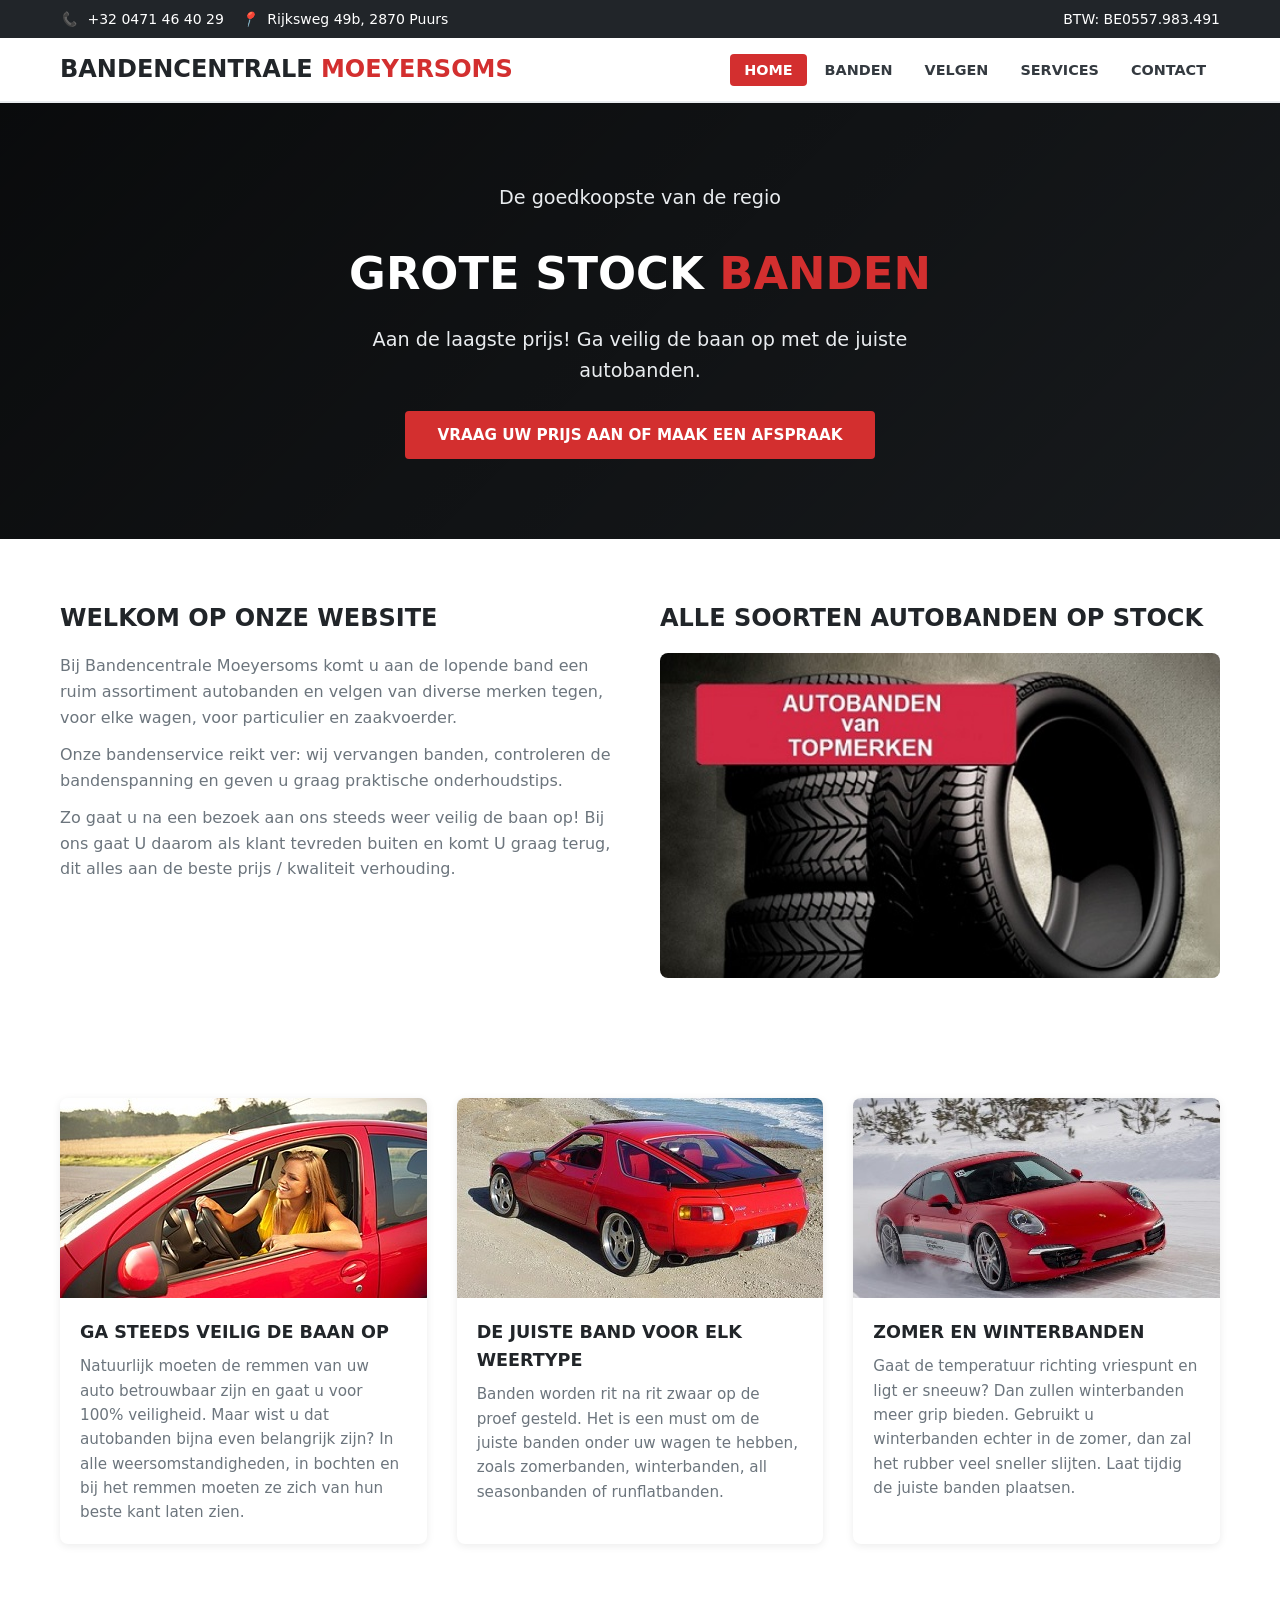
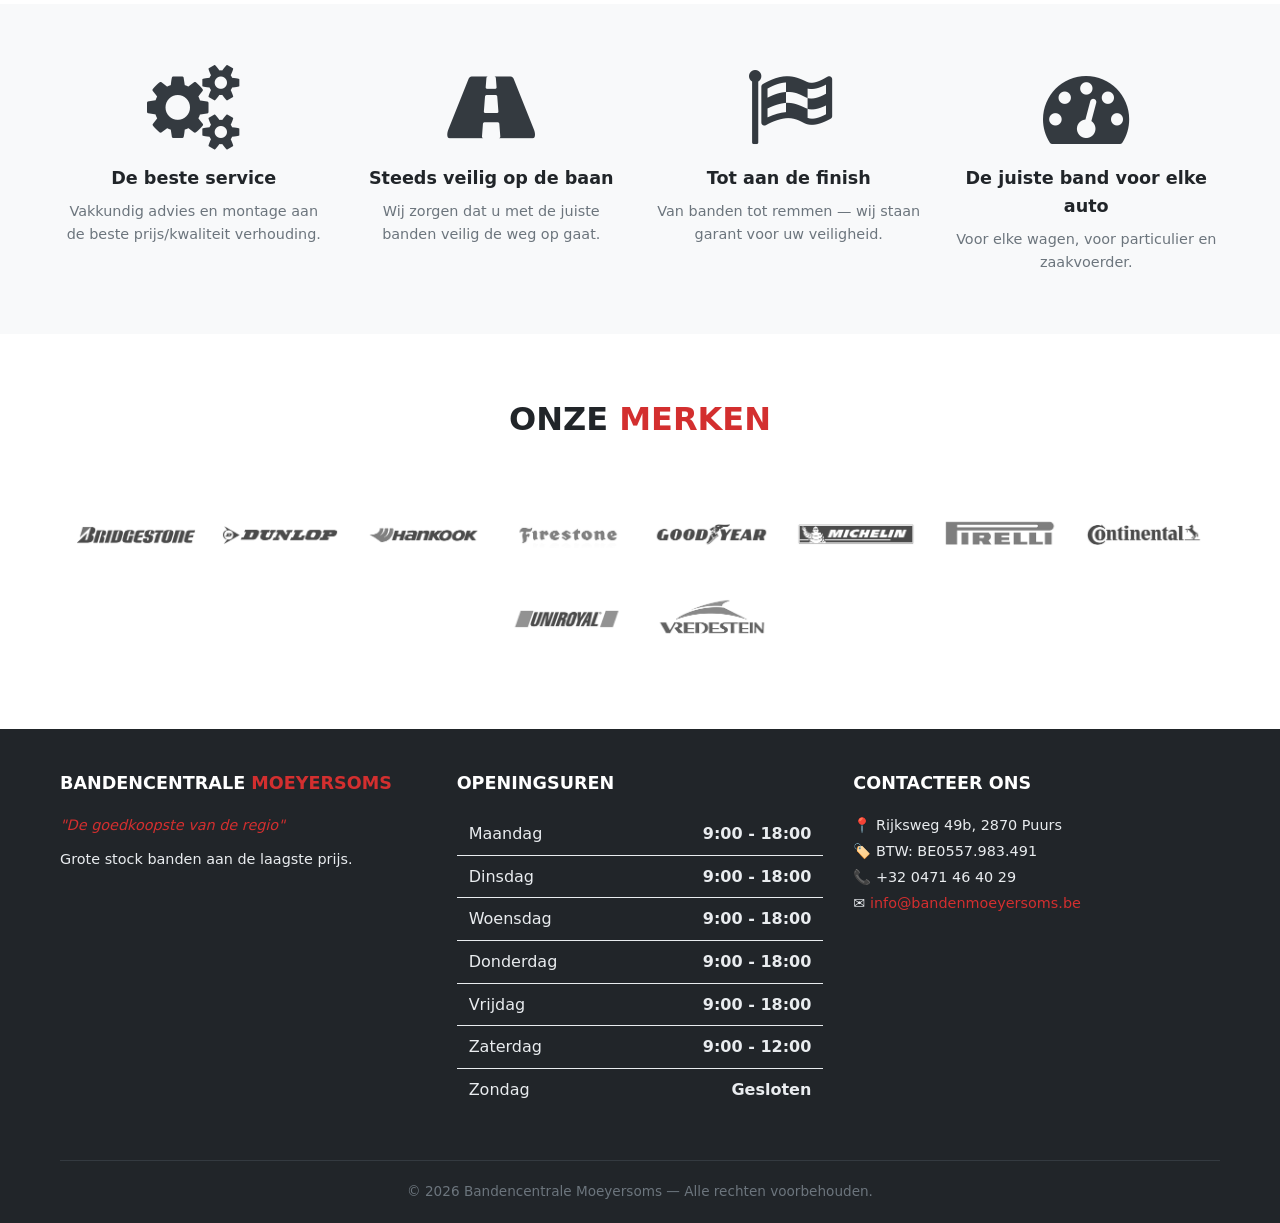
<file: index.html>
<!DOCTYPE html>
<html lang="nl">
<head>
  <meta charset="utf-8">
  <meta name="viewport" content="width=device-width, initial-scale=1">
  <title>Bandencentrale Moeyersoms — Banden & Velgen in Puurs</title>
  <meta name="description" content="Bandencentrale Moeyersoms in Puurs: grote stock autobanden, velgen en autoservice aan de laagste prijs. Zomer-, winter- en all seasonbanden van topmerken.">
  <link rel="icon" href="images/favicon.ico">
  <link rel="stylesheet" href="css/style.css">

  <!-- Font Awesome 4 (same as original site) -->
  <link rel="stylesheet" href="https://cdnjs.cloudflare.com/ajax/libs/font-awesome/4.7.0/css/font-awesome.min.css">

  <!-- GoatCounter analytics (free, privacy-first, no cookies) -->
  <script data-goatcounter="https://moeyersoms.goatcounter.com/count" async src="//gc.zgo.at/count.js"></script>
</head>
<body>

<!-- Top Toolbar -->
<div class="toolbar">
  <div class="container">
    <div class="toolbar-info">
      <span><a href="tel:+320471464029"><i class="icon-phone">📞</i> +32 0471 46 40 29</a></span>
      <span><a href="contact.html"><i class="icon-pin">📍</i> Rijksweg 49b, 2870 Puurs</a></span>
    </div>
    <div class="toolbar-info">
      <span>BTW: BE0557.983.491</span>
    </div>
  </div>
</div>

<!-- Navigation -->
<nav class="main-nav">
  <div class="container">
    <a href="index.html" class="logo">
      <span class="primary">BANDENCENTRALE</span>
      <span class="secondary">MOEYERSOMS</span>
    </a>
    <button class="nav-toggle" aria-label="Menu">☰</button>
    <ul class="nav-links">
      <li><a href="index.html" class="active">Home</a></li>
      <li><a href="banden.html">Banden</a></li>
      <li><a href="velgen.html">Velgen</a></li>
      <li><a href="service.html">Services</a></li>
      <li><a href="contact.html">Contact</a></li>
    </ul>
  </div>
</nav>

<!-- Hero -->
<section class="hero">
  <div class="container">
    <p class="hero-subtitle">De goedkoopste van de regio</p>
    <h1>GROTE STOCK <span>BANDEN</span></h1>
    <p>Aan de laagste prijs! Ga veilig de baan op met de juiste autobanden.</p>
    <div style="display:flex; gap:12px; justify-content:center; flex-wrap:wrap;">
      <a href="contact.html" class="btn btn-primary">Vraag uw prijs aan of maak een afspraak</a>
    </div>
  </div>
</section>

<!-- Welcome Section (moved between message bar and cards) -->
<section class="section">
  <div class="container">
    <div class="two-col">
      <div>
        <h3>WELKOM OP ONZE WEBSITE</h3>
        <p>Bij Bandencentrale Moeyersoms komt u aan de lopende band een ruim assortiment autobanden en velgen van diverse merken tegen, voor elke wagen, voor particulier en zaakvoerder.</p>
        <p>Onze bandenservice reikt ver: wij vervangen banden, controleren de bandenspanning en geven u graag praktische onderhoudstips.</p>
        <p>Zo gaat u na een bezoek aan ons steeds weer veilig de baan op! Bij ons gaat U daarom als klant tevreden buiten en komt U graag terug, dit alles aan de beste prijs / kwaliteit verhouding.</p>
      </div>
      <div>
        <h3>ALLE SOORTEN AUTOBANDEN OP STOCK</h3>
        <img src="images/topmerken.jpg" alt="Topmerken overzicht" style="border-radius:8px; width:100%;">
      </div>
    </div>
  </div>
</section>

<!-- Car Block -->
<section class="section">
  <div class="container">
    <div class="card-grid">
      <div class="card">
        <img src="images/car1.jpg" alt="Veilig de baan op" class="card-img">
        <div class="card-body">
          <h4><a href="banden.html">GA STEEDS VEILIG DE BAAN OP</a></h4>
          <p>Natuurlijk moeten de remmen van uw auto betrouwbaar zijn en gaat u voor 100% veiligheid. Maar wist u dat autobanden bijna even belangrijk zijn? In alle weersomstandigheden, in bochten en bij het remmen moeten ze zich van hun beste kant laten zien.</p>
        </div>
      </div>
      <div class="card">
        <img src="images/car2.jpg" alt="Juiste band voor elk weertype" class="card-img">
        <div class="card-body">
          <h4><a href="banden.html">DE JUISTE BAND VOOR ELK WEERTYPE</a></h4>
          <p>Banden worden rit na rit zwaar op de proef gesteld. Het is een must om de juiste banden onder uw wagen te hebben, zoals zomerbanden, winterbanden, all seasonbanden of runflatbanden.</p>
        </div>
      </div>
      <div class="card">
        <img src="images/car3.jpg" alt="Zomer en winterbanden" class="card-img">
        <div class="card-body">
          <h4><a href="banden.html">ZOMER EN WINTERBANDEN</a></h4>
          <p>Gaat de temperatuur richting vriespunt en ligt er sneeuw? Dan zullen winterbanden meer grip bieden. Gebruikt u winterbanden echter in de zomer, dan zal het rubber veel sneller slijten. Laat tijdig de juiste banden plaatsen.</p>
        </div>
      </div>
    </div>
  </div>
</section>

<!-- Features / Parallax Section -->
<section class="section section-gray">
  <div class="container">
    <div class="features-grid">
      <div class="feature">
        <div class="feature-icon">
          <i class="fa fa-cogs fa-3x"></i>
        </div>
        <h3>De beste service</h3>
        <p>Vakkundig advies en montage aan de beste prijs/kwaliteit verhouding.</p>
      </div>
      <div class="feature">
        <div class="feature-icon">
          <i class="fa fa-road fa-3x"></i>
        </div>
        <h3>Steeds veilig op de baan</h3>
        <p>Wij zorgen dat u met de juiste banden veilig de weg op gaat.</p>
      </div>
      <div class="feature">
        <div class="feature-icon">
          <i class="fa fa-flag-checkered fa-3x"></i>
        </div>
        <h3>Tot aan de finish</h3>
        <p>Van banden tot remmen — wij staan garant voor uw veiligheid.</p>
      </div>
      <div class="feature">
        <div class="feature-icon">
          <i class="fa fa-dashboard fa-3x"></i>
        </div>
        <h3>De juiste band voor elke auto</h3>
        <p>Voor elke wagen, voor particulier en zaakvoerder.</p>
      </div>
    </div>
  </div>
</section>

<!-- Brands -->
<section class="section">
  <div class="container">
    <h2 class="section-title" style="margin-top:0;">ONZE <span>MERKEN</span></h2>
    <div class="logo-cloud">
      <img src="images/logos/bridgestone-logo.png" alt="Bridgestone">
      <img src="images/logos/dunlop-logo.png" alt="Dunlop">
      <img src="images/logos/hankook-logo.png" alt="Hankook">
      <img src="images/logos/firestone-logo.png" alt="Firestone">
      <img src="images/logos/goodyear-logo.png" alt="Goodyear">
      <img src="images/logos/michelin-logo.png" alt="Michelin">
      <img src="images/logos/pirelli-logo.png" alt="Pirelli">
      <img src="images/logos/continental-logo.png" alt="Continental">
      <img src="images/logos/uniroyal-logo.png" alt="Uniroyal">
      <img src="images/logos/vredestein-logo.png" alt="Vredestein">
    </div>
  </div>
</section>

<!-- Footer -->
<footer>
  <div class="container">
    <div>
      <h4>BANDENCENTRALE <span>MOEYERSOMS</span></h4>
      <p class="tagline">"De goedkoopste van de regio"</p>
      <p>Grote stock banden aan de laagste prijs.</p>
    </div>
    <div>
      <h4>Openingsuren</h4>
      <table class="hours-table">
        <tr><td>Maandag</td><td>9:00 - 18:00</td></tr>
        <tr><td>Dinsdag</td><td>9:00 - 18:00</td></tr>
        <tr><td>Woensdag</td><td>9:00 - 18:00</td></tr>
        <tr><td>Donderdag</td><td>9:00 - 18:00</td></tr>
        <tr><td>Vrijdag</td><td>9:00 - 18:00</td></tr>
        <tr><td>Zaterdag</td><td>9:00 - 12:00</td></tr>
        <tr><td>Zondag</td><td>Gesloten</td></tr>
      </table>
    </div>
    <div>
      <h4>Contacteer ons</h4>
      <ul>
        <li>📍 Rijksweg 49b, 2870 Puurs</li>
        <li>🏷️ BTW: BE0557.983.491</li>
        <li>📞 +32 0471 46 40 29</li>
        <li>✉️ <a href="mailto:info@bandenmoeyersoms.be">info@bandenmoeyersoms.be</a></li>
      </ul>
    </div>
    <div class="footer-bottom">
      &copy; 2026 Bandencentrale Moeyersoms — Alle rechten voorbehouden.
    </div>
  </div>
</footer>

<button class="back-top" aria-label="Terug naar boven">↑</button>

<script src="js/main.js"></script>
</body>
</html>
</file>
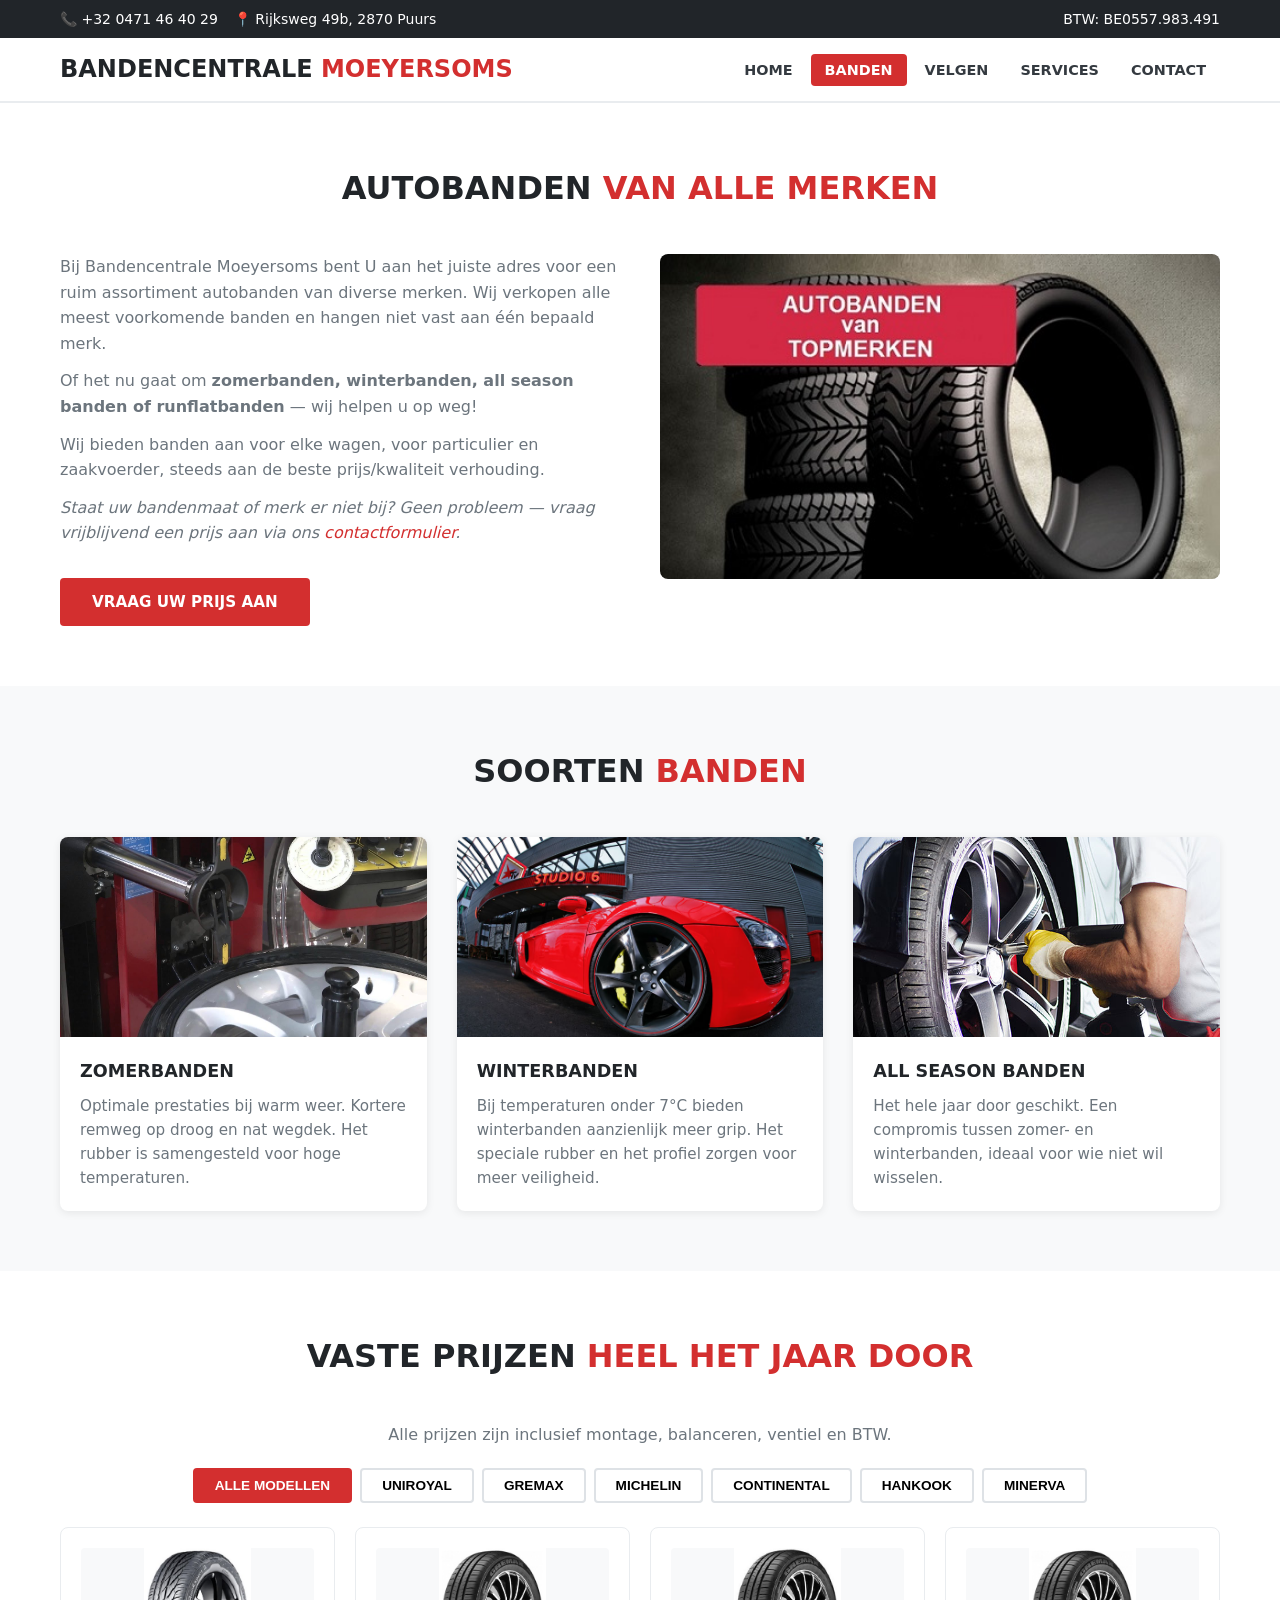
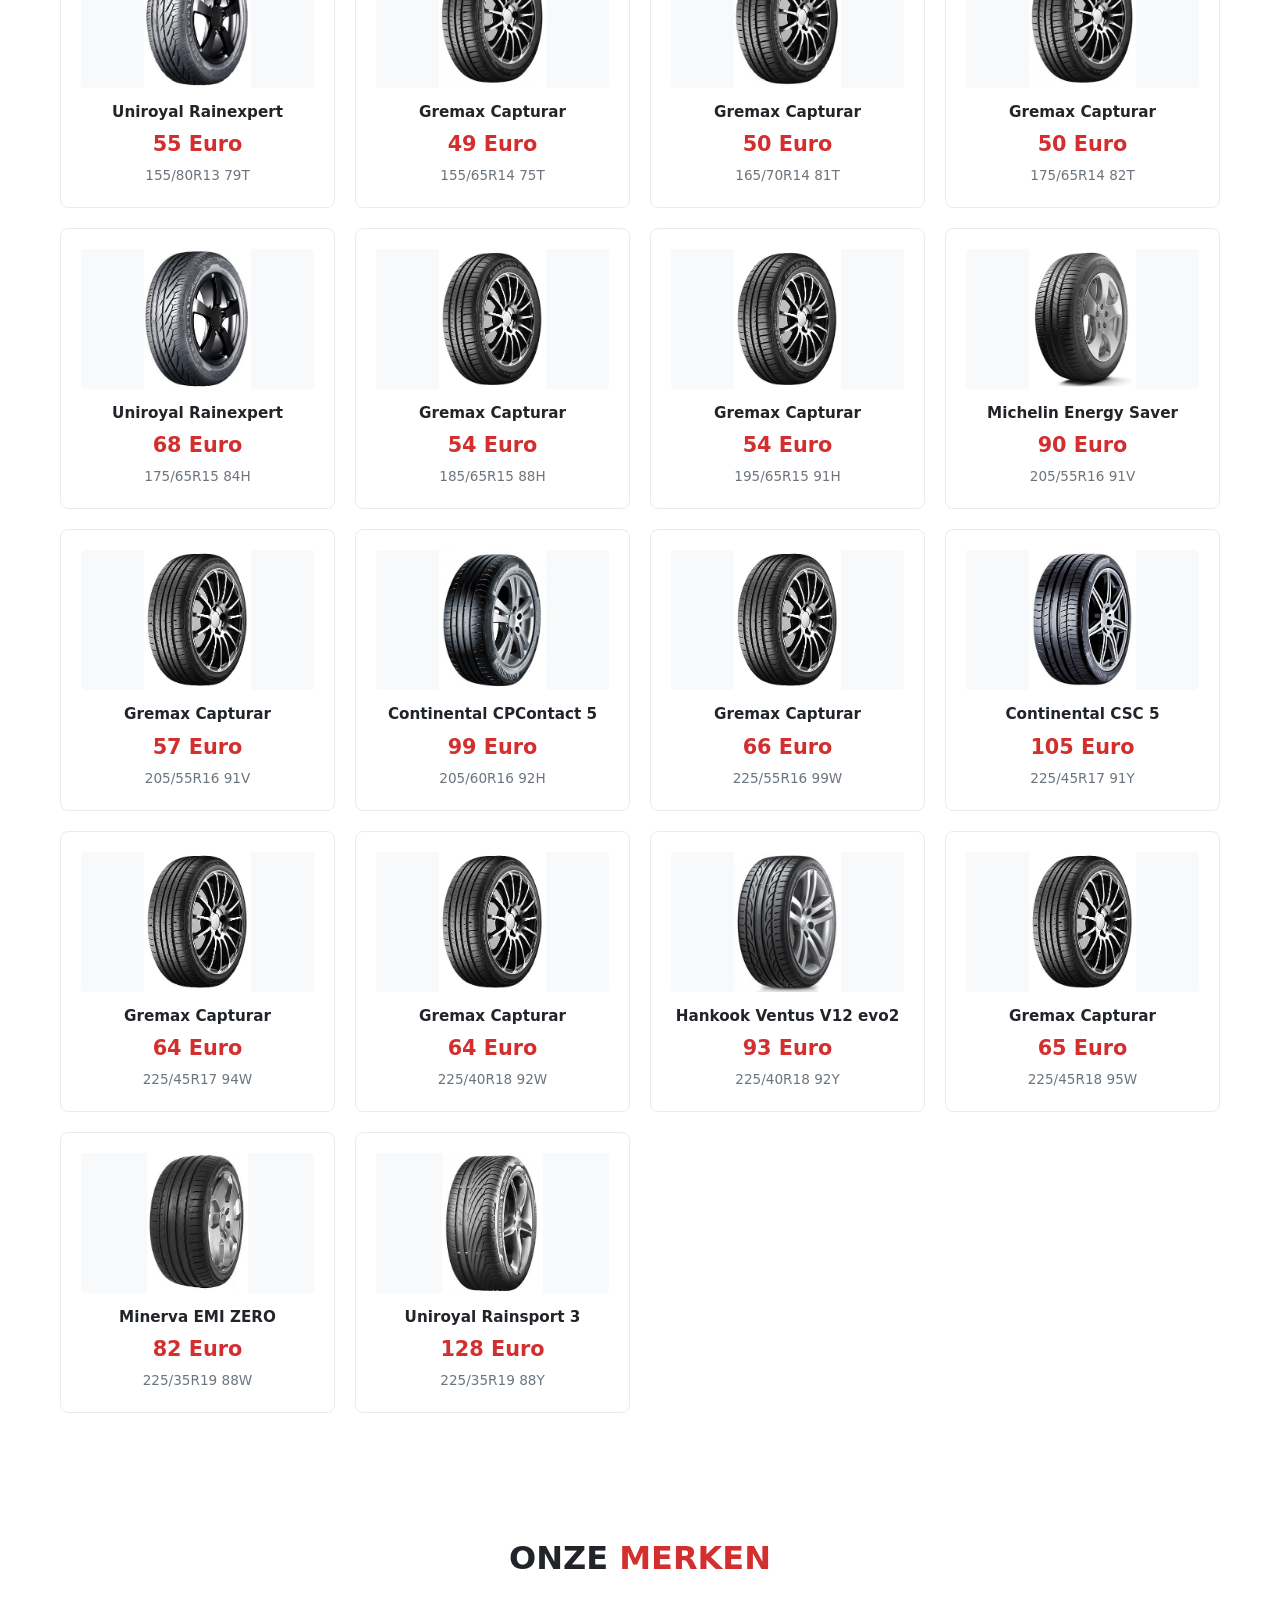
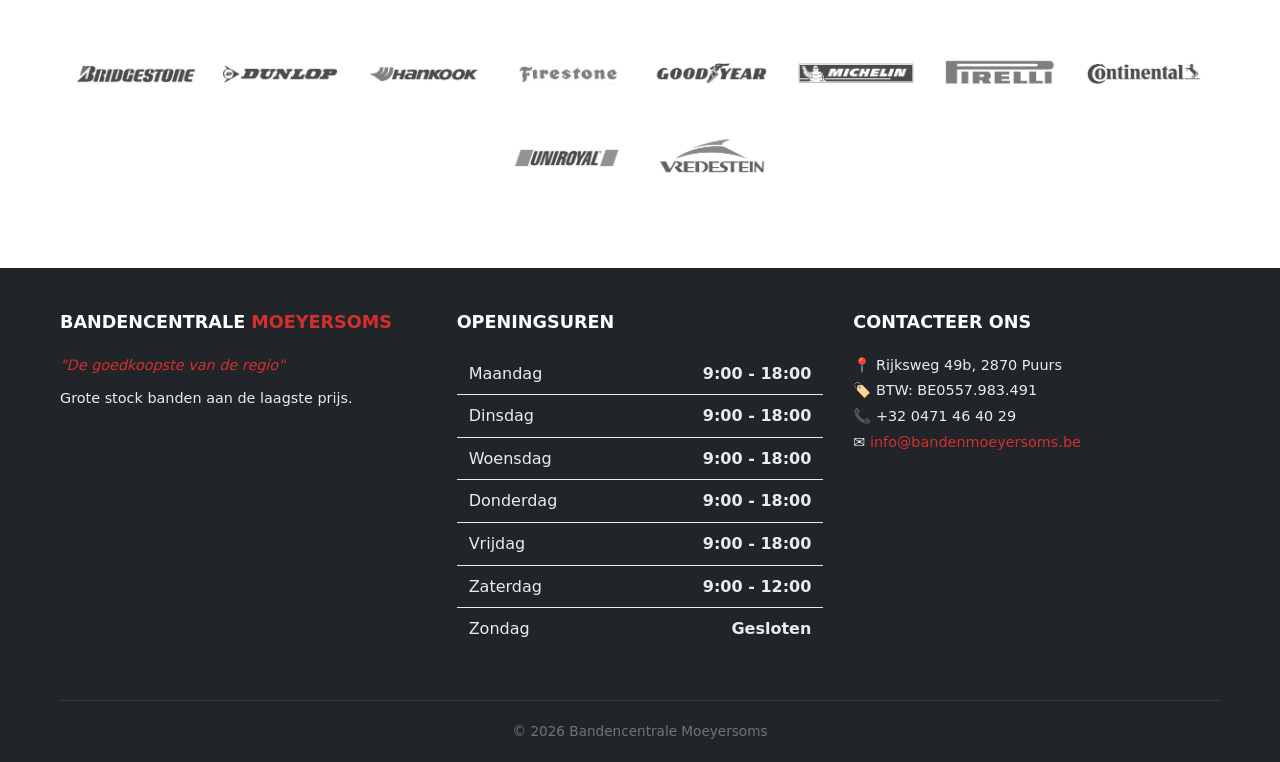
<file: banden.html>
<!DOCTYPE html>
<html lang="nl">
<head>
  <meta charset="utf-8">
  <meta name="viewport" content="width=device-width, initial-scale=1">
  <title>Banden — Bandencentrale Moeyersoms</title>
  <meta name="description" content="Ruim assortiment autobanden van topmerken aan de laagste prijs. Vaste prijzen het hele jaar door, inclusief montage. Zomer-, winter- en all seasonbanden.">
  <link rel="icon" href="images/favicon.ico">
  <link rel="stylesheet" href="css/style.css">
  <script data-goatcounter="https://moeyersoms.goatcounter.com/count" async src="//gc.zgo.at/count.js"></script>
</head>
<body>

<div class="toolbar">
  <div class="container">
    <div class="toolbar-info">
      <span><a href="tel:+320471464029">📞 +32 0471 46 40 29</a></span>
      <span><a href="contact.html">📍 Rijksweg 49b, 2870 Puurs</a></span>
    </div>
    <div class="toolbar-info"><span>BTW: BE0557.983.491</span></div>
  </div>
</div>

<nav class="main-nav">
  <div class="container">
    <a href="index.html" class="logo"><span class="primary">BANDENCENTRALE</span> <span class="secondary">MOEYERSOMS</span></a>
    <button class="nav-toggle" aria-label="Menu">☰</button>
    <ul class="nav-links">
      <li><a href="index.html">Home</a></li>
      <li><a href="banden.html" class="active">Banden</a></li>
      <li><a href="velgen.html">Velgen</a></li>
      <li><a href="service.html">Services</a></li>
      <li><a href="contact.html">Contact</a></li>
    </ul>
  </div>
</nav>

<section class="section">
  <div class="container">
    <h1 class="section-title">AUTOBANDEN <span>VAN ALLE MERKEN</span></h1>

    <div class="two-col">
      <div>
        <p>Bij Bandencentrale Moeyersoms bent U aan het juiste adres voor een ruim assortiment autobanden van diverse merken. Wij verkopen alle meest voorkomende banden en hangen niet vast aan één bepaald merk.</p>
        <p>Of het nu gaat om <strong>zomerbanden, winterbanden, all season banden of runflatbanden</strong> — wij helpen u op weg!</p>
        <p>Wij bieden banden aan voor elke wagen, voor particulier en zaakvoerder, steeds aan de beste prijs/kwaliteit verhouding.</p>
        <p><em>Staat uw bandenmaat of merk er niet bij? Geen probleem — vraag vrijblijvend een prijs aan via ons <a href="contact.html">contactformulier</a>.</em></p>
        <a href="contact.html" class="btn btn-primary mt-20">Vraag uw prijs aan</a>
      </div>
      <div>
        <img src="images/topmerken.jpg" alt="Topmerken banden" style="border-radius:8px; width:100%;">
      </div>
    </div>
  </div>
</section>

<section class="section section-gray">
  <div class="container">
    <h2 class="section-title">SOORTEN <span>BANDEN</span></h2>
    <div class="card-grid">
      <div class="card">
        <img src="images/slide-show1.jpg" alt="Zomerbanden" class="card-img" style="object-fit:cover;">
        <div class="card-body">
          <h4>ZOMERBANDEN</h4>
          <p>Optimale prestaties bij warm weer. Kortere remweg op droog en nat wegdek. Het rubber is samengesteld voor hoge temperaturen.</p>
        </div>
      </div>
      <div class="card">
        <img src="images/slide-show2.jpg" alt="Winterbanden" class="card-img" style="object-fit:cover;">
        <div class="card-body">
          <h4>WINTERBANDEN</h4>
          <p>Bij temperaturen onder 7°C bieden winterbanden aanzienlijk meer grip. Het speciale rubber en het profiel zorgen voor meer veiligheid.</p>
        </div>
      </div>
      <div class="card">
        <img src="images/slide-show3.jpg" alt="All season banden" class="card-img" style="object-fit:cover;">
        <div class="card-body">
          <h4>ALL SEASON BANDEN</h4>
          <p>Het hele jaar door geschikt. Een compromis tussen zomer- en winterbanden, ideaal voor wie niet wil wisselen.</p>
        </div>
      </div>
    </div>
  </div>
</section>

<!-- VASTE PRIJZEN (moved from prijsaanvraag) -->
<section class="section">
  <div class="container">
    <h2 class="section-title">VASTE PRIJZEN <span>HEEL HET JAAR DOOR</span></h2>
    <p class="text-center mb-20" style="color:var(--gray-600);">Alle prijzen zijn inclusief montage, balanceren, ventiel en BTW.</p>

    <div class="filter-bar">
      <button class="filter-btn active" data-filter="all">Alle modellen</button>
      <button class="filter-btn" data-filter="uniroyal">Uniroyal</button>
      <button class="filter-btn" data-filter="gremax">Gremax</button>
      <button class="filter-btn" data-filter="michelin">Michelin</button>
      <button class="filter-btn" data-filter="continental">Continental</button>
      <button class="filter-btn" data-filter="hankook">Hankook</button>
      <button class="filter-btn" data-filter="minerva">Minerva</button>
    </div>

    <div class="price-grid">
      <div class="price-card" data-brand="uniroyal">
        <img src="images/band1.jpg" alt="Uniroyal Rainexpert"><h3>Uniroyal Rainexpert</h3>
        <div class="price">55 Euro</div><div class="size">155/80R13 79T</div>
      </div>
      <div class="price-card" data-brand="gremax">
        <img src="images/band2.jpg" alt="Gremax Capturar"><h3>Gremax Capturar</h3>
        <div class="price">49 Euro</div><div class="size">155/65R14 75T</div>
      </div>
      <div class="price-card" data-brand="gremax">
        <img src="images/band3.jpg" alt="Gremax Capturar"><h3>Gremax Capturar</h3>
        <div class="price">50 Euro</div><div class="size">165/70R14 81T</div>
      </div>
      <div class="price-card" data-brand="gremax">
        <img src="images/band4.jpg" alt="Gremax Capturar"><h3>Gremax Capturar</h3>
        <div class="price">50 Euro</div><div class="size">175/65R14 82T</div>
      </div>
      <div class="price-card" data-brand="uniroyal">
        <img src="images/band5.jpg" alt="Uniroyal Rainexpert"><h3>Uniroyal Rainexpert</h3>
        <div class="price">68 Euro</div><div class="size">175/65R15 84H</div>
      </div>
      <div class="price-card" data-brand="gremax">
        <img src="images/band6.jpg" alt="Gremax Capturar"><h3>Gremax Capturar</h3>
        <div class="price">54 Euro</div><div class="size">185/65R15 88H</div>
      </div>
      <div class="price-card" data-brand="gremax">
        <img src="images/band7.jpg" alt="Gremax Capturar"><h3>Gremax Capturar</h3>
        <div class="price">54 Euro</div><div class="size">195/65R15 91H</div>
      </div>
      <div class="price-card" data-brand="michelin">
        <img src="images/band8.jpg" alt="Michelin Energy Saver"><h3>Michelin Energy Saver</h3>
        <div class="price">90 Euro</div><div class="size">205/55R16 91V</div>
      </div>
      <div class="price-card" data-brand="gremax">
        <img src="images/band9.jpg" alt="Gremax Capturar"><h3>Gremax Capturar</h3>
        <div class="price">57 Euro</div><div class="size">205/55R16 91V</div>
      </div>
      <div class="price-card" data-brand="continental">
        <img src="images/band10.jpg" alt="Continental CPContact 5"><h3>Continental CPContact 5</h3>
        <div class="price">99 Euro</div><div class="size">205/60R16 92H</div>
      </div>
      <div class="price-card" data-brand="gremax">
        <img src="images/band11.jpg" alt="Gremax Capturar"><h3>Gremax Capturar</h3>
        <div class="price">66 Euro</div><div class="size">225/55R16 99W</div>
      </div>
      <div class="price-card" data-brand="continental">
        <img src="images/band12.jpg" alt="Continental CSC 5"><h3>Continental CSC 5</h3>
        <div class="price">105 Euro</div><div class="size">225/45R17 91Y</div>
      </div>
      <div class="price-card" data-brand="gremax">
        <img src="images/band13.jpg" alt="Gremax Capturar"><h3>Gremax Capturar</h3>
        <div class="price">64 Euro</div><div class="size">225/45R17 94W</div>
      </div>
      <div class="price-card" data-brand="gremax">
        <img src="images/band14.jpg" alt="Gremax Capturar"><h3>Gremax Capturar</h3>
        <div class="price">64 Euro</div><div class="size">225/40R18 92W</div>
      </div>
      <div class="price-card" data-brand="hankook">
        <img src="images/band15.jpg" alt="Hankook Ventus V12 evo2"><h3>Hankook Ventus V12 evo2</h3>
        <div class="price">93 Euro</div><div class="size">225/40R18 92Y</div>
      </div>
      <div class="price-card" data-brand="gremax">
        <img src="images/band16.jpg" alt="Gremax Capturar"><h3>Gremax Capturar</h3>
        <div class="price">65 Euro</div><div class="size">225/45R18 95W</div>
      </div>
      <div class="price-card" data-brand="minerva">
        <img src="images/band17.jpg" alt="Minerva EMI ZERO"><h3>Minerva EMI ZERO</h3>
        <div class="price">82 Euro</div><div class="size">225/35R19 88W</div>
      </div>
      <div class="price-card" data-brand="uniroyal">
        <img src="images/band18.jpg" alt="Uniroyal Rainsport 3"><h3>Uniroyal Rainsport 3</h3>
        <div class="price">128 Euro</div><div class="size">225/35R19 88Y</div>
      </div>
    </div>
  </div>
</section>

<section class="section">
  <div class="container">
    <h2 class="section-title">ONZE <span>MERKEN</span></h2>
    <div class="logo-cloud">
      <img src="images/logos/bridgestone-logo.png" alt="Bridgestone">
      <img src="images/logos/dunlop-logo.png" alt="Dunlop">
      <img src="images/logos/hankook-logo.png" alt="Hankook">
      <img src="images/logos/firestone-logo.png" alt="Firestone">
      <img src="images/logos/goodyear-logo.png" alt="Goodyear">
      <img src="images/logos/michelin-logo.png" alt="Michelin">
      <img src="images/logos/pirelli-logo.png" alt="Pirelli">
      <img src="images/logos/continental-logo.png" alt="Continental">
      <img src="images/logos/uniroyal-logo.png" alt="Uniroyal">
      <img src="images/logos/vredestein-logo.png" alt="Vredestein">
    </div>
  </div>
</section>

<footer>
  <div class="container">
    <div>
      <h4>BANDENCENTRALE <span>MOEYERSOMS</span></h4>
      <p class="tagline">"De goedkoopste van de regio"</p>
      <p>Grote stock banden aan de laagste prijs.</p>
    </div>
    <div>
      <h4>Openingsuren</h4>
      <table class="hours-table">
        <tr><td>Maandag</td><td>9:00 - 18:00</td></tr>
        <tr><td>Dinsdag</td><td>9:00 - 18:00</td></tr>
        <tr><td>Woensdag</td><td>9:00 - 18:00</td></tr>
        <tr><td>Donderdag</td><td>9:00 - 18:00</td></tr>
        <tr><td>Vrijdag</td><td>9:00 - 18:00</td></tr>
        <tr><td>Zaterdag</td><td>9:00 - 12:00</td></tr>
        <tr><td>Zondag</td><td>Gesloten</td></tr>
      </table>
    </div>
    <div>
      <h4>Contacteer ons</h4>
      <ul>
        <li>📍 Rijksweg 49b, 2870 Puurs</li>
        <li>🏷️ BTW: BE0557.983.491</li>
        <li>📞 +32 0471 46 40 29</li>
        <li>✉️ <a href="mailto:info@bandenmoeyersoms.be">info@bandenmoeyersoms.be</a></li>
      </ul>
    </div>
    <div class="footer-bottom">&copy; 2026 Bandencentrale Moeyersoms</div>
  </div>
</footer>

<button class="back-top" aria-label="Terug naar boven">↑</button>
<script src="js/main.js"></script>
</body>
</html>
</file>
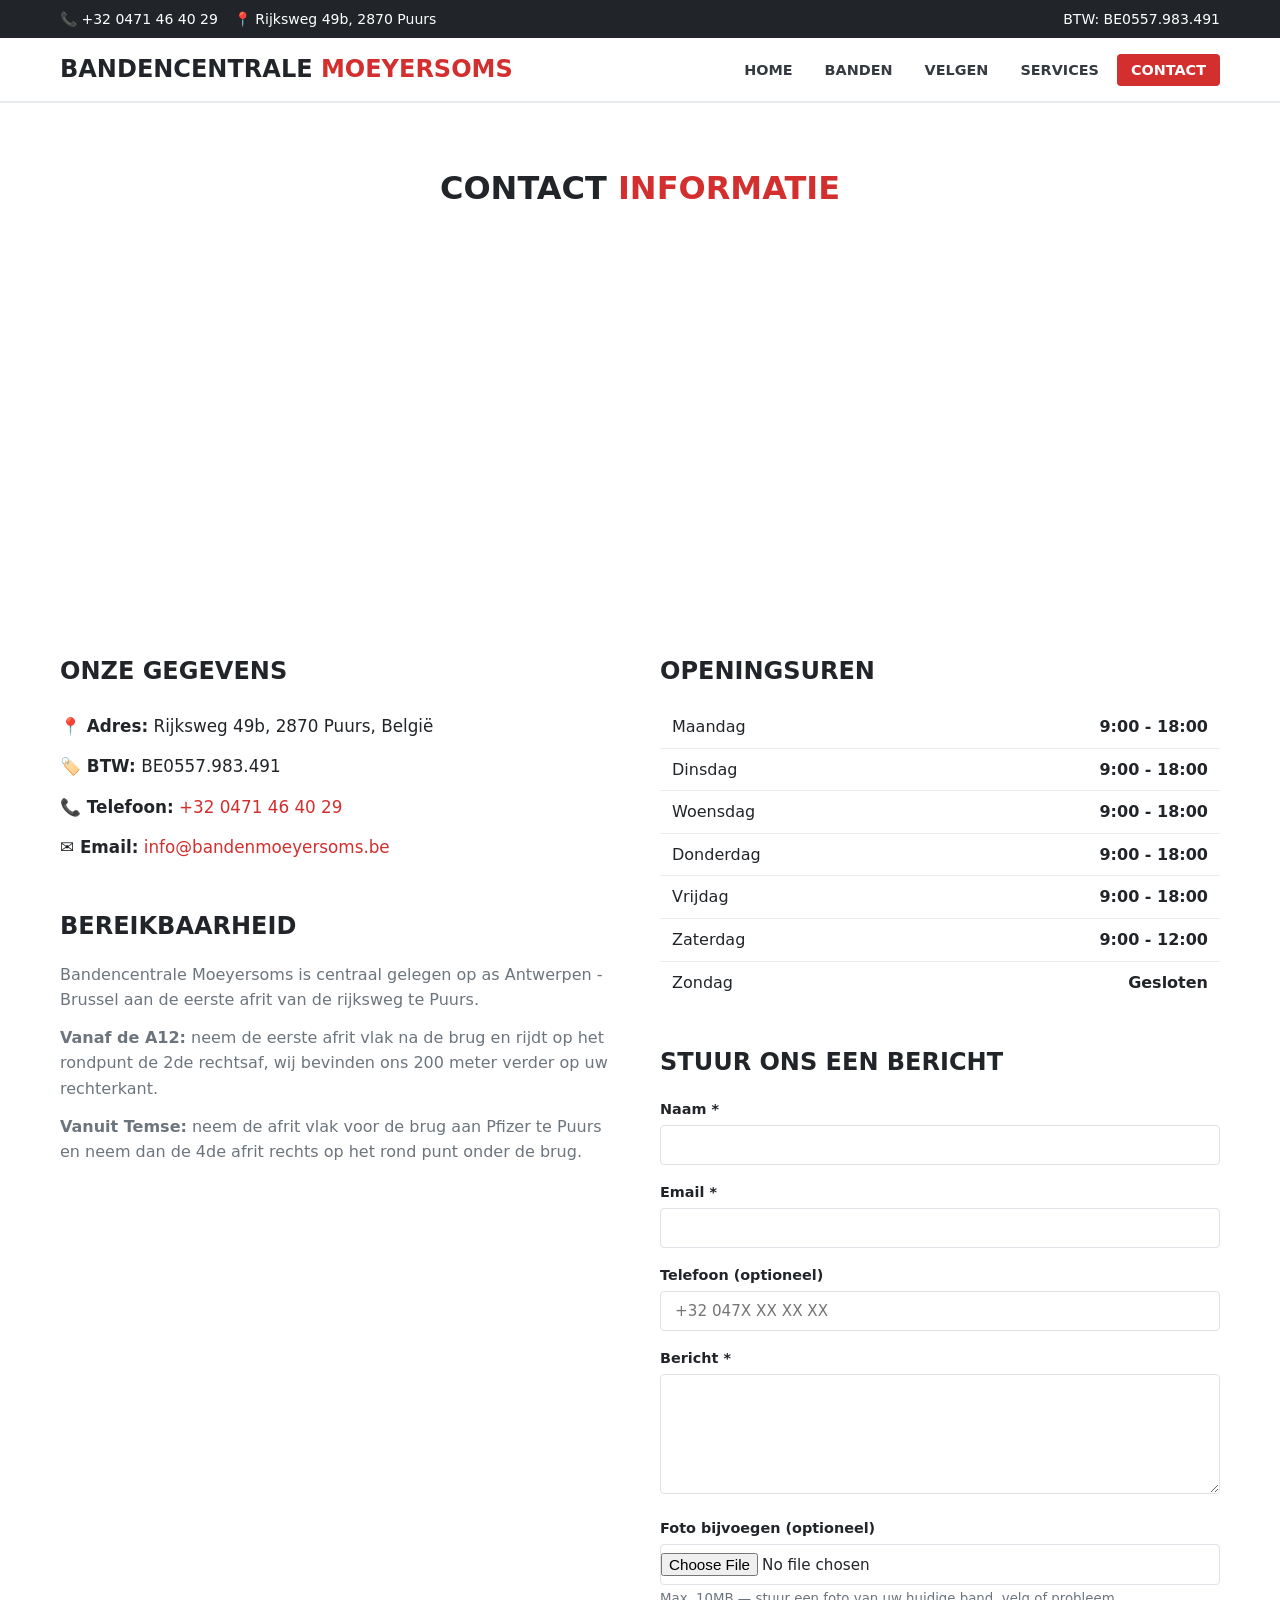
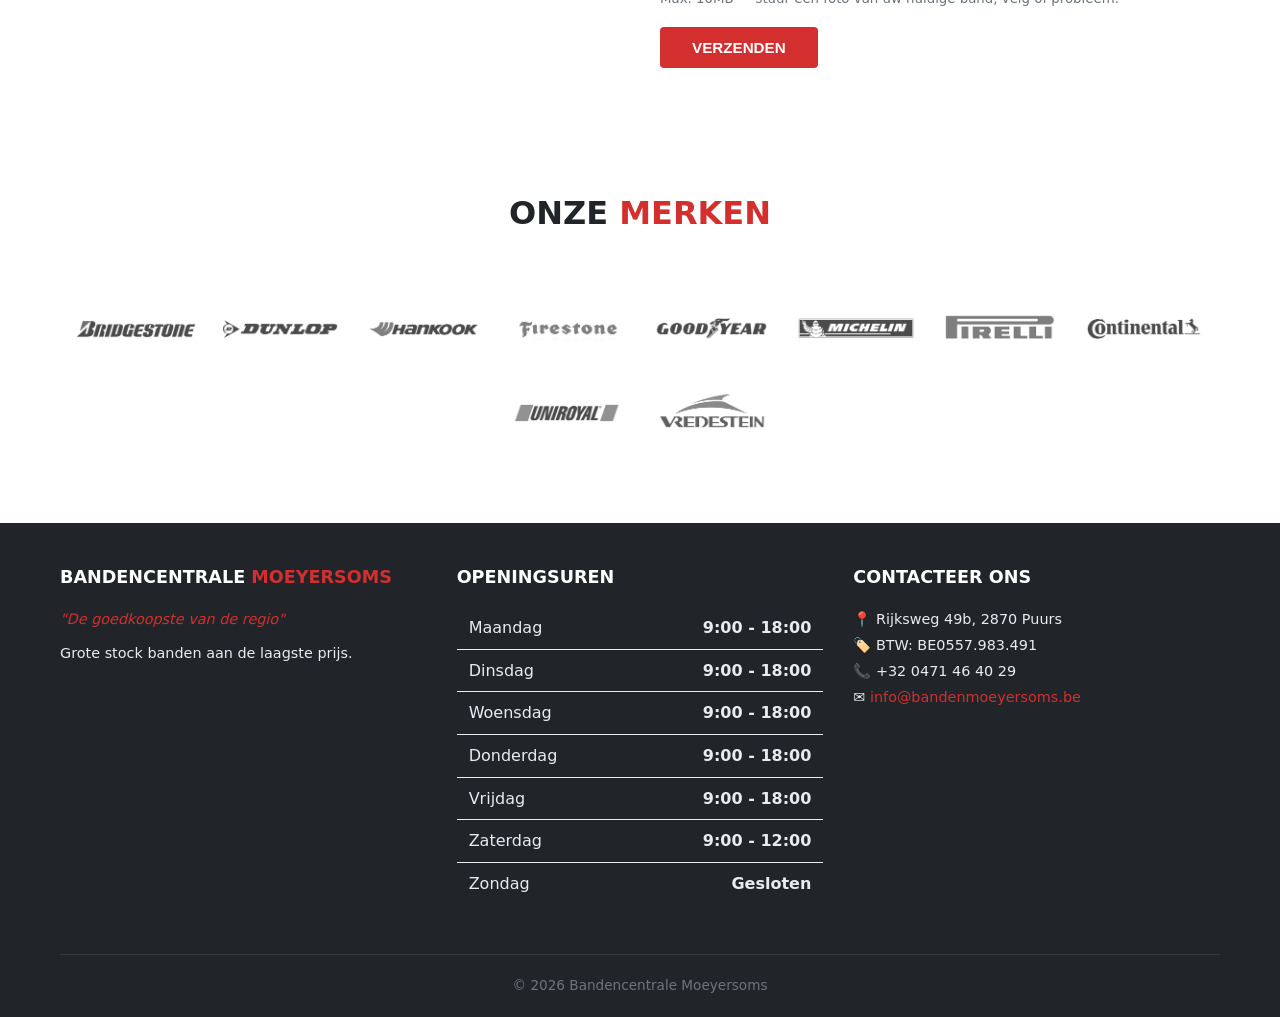
<file: contact.html>
<!DOCTYPE html>
<html lang="nl">
<head>
  <meta charset="utf-8">
  <meta name="viewport" content="width=device-width, initial-scale=1">
  <title>Contact — Bandencentrale Moeyersoms</title>
  <meta name="description" content="Contacteer Bandencentrale Moeyersoms in Puurs. Telefoon, email, adres en openingsuren. Centraal gelegen op as Antwerpen-Brussel.">
  <link rel="icon" href="images/favicon.ico">
  <link rel="stylesheet" href="css/style.css">
  <script data-goatcounter="https://moeyersoms.goatcounter.com/count" async src="//gc.zgo.at/count.js"></script>
</head>
<body>

<div class="toolbar">
  <div class="container">
    <div class="toolbar-info">
      <span><a href="tel:+320471464029">📞 +32 0471 46 40 29</a></span>
      <span><a href="contact.html">📍 Rijksweg 49b, 2870 Puurs</a></span>
    </div>
    <div class="toolbar-info"><span>BTW: BE0557.983.491</span></div>
  </div>
</div>

<nav class="main-nav">
  <div class="container">
    <a href="index.html" class="logo"><span class="primary">BANDENCENTRALE</span> <span class="secondary">MOEYERSOMS</span></a>
    <button class="nav-toggle" aria-label="Menu">☰</button>
    <ul class="nav-links">
      <li><a href="index.html">Home</a></li>
      <li><a href="banden.html">Banden</a></li>
      <li><a href="velgen.html">Velgen</a></li>
      <li><a href="service.html">Services</a></li>
      <li><a href="contact.html" class="active">Contact</a></li>
    </ul>
  </div>
</nav>

<section class="section">
  <div class="container">
    <h1 class="section-title">CONTACT <span>INFORMATIE</span></h1>

    <div class="map-container" style="margin-bottom:40px;">
      <iframe src="https://www.openstreetmap.org/export/embed.html?bbox=4.279%2C51.073%2C4.299%2C51.083&amp;layer=mapnik&amp;marker=51.078%2C4.289" title="Kaart van Puurs"></iframe>
    </div>

    <div class="two-col">
      <div>
        <h3>ONZE GEGEVENS</h3>
        <ul style="list-style:none; line-height:2.4; font-size:1.05rem;">
          <li><strong>📍 Adres:</strong> Rijksweg 49b, 2870 Puurs, België</li>
          <li><strong>🏷️ BTW:</strong> BE0557.983.491</li>
          <li><strong>📞 Telefoon:</strong> <a href="tel:+320471464029">+32 0471 46 40 29</a></li>
          <li><strong>✉️ Email:</strong> <a href="mailto:info@bandenmoeyersoms.be">info@bandenmoeyersoms.be</a></li>
        </ul>

        <h3 class="mt-40">BEREIKBAARHEID</h3>
        <p>Bandencentrale Moeyersoms is centraal gelegen op as Antwerpen - Brussel aan de eerste afrit van de rijksweg te Puurs.</p>
        <p><strong>Vanaf de A12:</strong> neem de eerste afrit vlak na de brug en rijdt op het rondpunt de 2de rechtsaf, wij bevinden ons 200 meter verder op uw rechterkant.</p>
        <p><strong>Vanuit Temse:</strong> neem de afrit vlak voor de brug aan Pfizer te Puurs en neem dan de 4de afrit rechts op het rond punt onder de brug.</p>
      </div>
      <div>
        <h3>OPENINGSUREN</h3>
        <table class="hours-table">
          <tr><td>Maandag</td><td>9:00 - 18:00</td></tr>
          <tr><td>Dinsdag</td><td>9:00 - 18:00</td></tr>
          <tr><td>Woensdag</td><td>9:00 - 18:00</td></tr>
          <tr><td>Donderdag</td><td>9:00 - 18:00</td></tr>
          <tr><td>Vrijdag</td><td>9:00 - 18:00</td></tr>
          <tr><td>Zaterdag</td><td>9:00 - 12:00</td></tr>
          <tr><td>Zondag</td><td>Gesloten</td></tr>
        </table>

        <h3 class="mt-40">STUUR ONS EEN BERICHT</h3>
        <form class="contact-form" action="https://api.web3forms.com/submit" method="POST" enctype="multipart/form-data">
          <input type="hidden" name="access_key" value="6074d6fe-5c85-444c-95a9-05bae61bc2be">
          <input type="hidden" name="subject" value="Contactformulier bandenmoeyersoms.be">
          <div class="form-group">
            <label for="contact-naam">Naam *</label>
            <input type="text" id="contact-naam" name="naam" required>
          </div>
          <div class="form-group">
            <label for="contact-email">Email *</label>
            <input type="email" id="contact-email" name="email" required>
          </div>
          <div class="form-group">
            <label for="contact-tel">Telefoon (optioneel)</label>
            <input type="tel" id="contact-tel" name="telefoon" placeholder="+32 047X XX XX XX">
          </div>
          <div class="form-group">
            <label for="contact-bericht">Bericht *</label>
            <textarea id="contact-bericht" name="bericht" rows="5" required></textarea>
          </div>
          <div class="form-group">
            <label for="contact-foto">Foto bijvoegen (optioneel)</label>
            <input type="file" id="contact-foto" name="attachment" accept="image/*" style="padding:8px 0;">
            <small style="color:var(--gray-600);">Max. 10MB — stuur een foto van uw huidige band, velg of probleem.</small>
          </div>
          <button type="submit" class="btn btn-primary">Verzenden</button>
        </form>
      </div>
    </div>
  </div>
</section>

<section class="section">
  <div class="container">
    <h2 class="section-title">ONZE <span>MERKEN</span></h2>
    <div class="logo-cloud">
      <img src="images/logos/bridgestone-logo.png" alt="" onerror="this.style.display='none'">
      <img src="images/logos/dunlop-logo.png" alt="" onerror="this.style.display='none'">
      <img src="images/logos/hankook-logo.png" alt="" onerror="this.style.display='none'">
      <img src="images/logos/firestone-logo.png" alt="" onerror="this.style.display='none'">
      <img src="images/logos/goodyear-logo.png" alt="" onerror="this.style.display='none'">
      <img src="images/logos/michelin-logo.png" alt="" onerror="this.style.display='none'">
      <img src="images/logos/pirelli-logo.png" alt="" onerror="this.style.display='none'">
      <img src="images/logos/continental-logo.png" alt="" onerror="this.style.display='none'">
      <img src="images/logos/uniroyal-logo.png" alt="" onerror="this.style.display='none'">
      <img src="images/logos/vredestein-logo.png" alt="" onerror="this.style.display='none'">
    </div>
  </div>
</section>

<footer>
  <div class="container">
    <div>
      <h4>BANDENCENTRALE <span>MOEYERSOMS</span></h4>
      <p class="tagline">"De goedkoopste van de regio"</p>
      <p>Grote stock banden aan de laagste prijs.</p>
    </div>
    <div>
      <h4>Openingsuren</h4>
      <table class="hours-table">
        <tr><td>Maandag</td><td>9:00 - 18:00</td></tr>
        <tr><td>Dinsdag</td><td>9:00 - 18:00</td></tr>
        <tr><td>Woensdag</td><td>9:00 - 18:00</td></tr>
        <tr><td>Donderdag</td><td>9:00 - 18:00</td></tr>
        <tr><td>Vrijdag</td><td>9:00 - 18:00</td></tr>
        <tr><td>Zaterdag</td><td>9:00 - 12:00</td></tr>
        <tr><td>Zondag</td><td>Gesloten</td></tr>
      </table>
    </div>
    <div>
      <h4>Contacteer ons</h4>
      <ul>
        <li>📍 Rijksweg 49b, 2870 Puurs</li>
        <li>🏷️ BTW: BE0557.983.491</li>
        <li>📞 +32 0471 46 40 29</li>
        <li>✉️ <a href="mailto:info@bandenmoeyersoms.be">info@bandenmoeyersoms.be</a></li>
      </ul>
    </div>
    <div class="footer-bottom">&copy; 2026 Bandencentrale Moeyersoms</div>
  </div>
</footer>

<button class="back-top" aria-label="Terug naar boven">↑</button>
<script src="js/main.js"></script>
</body>
</html>
</file>
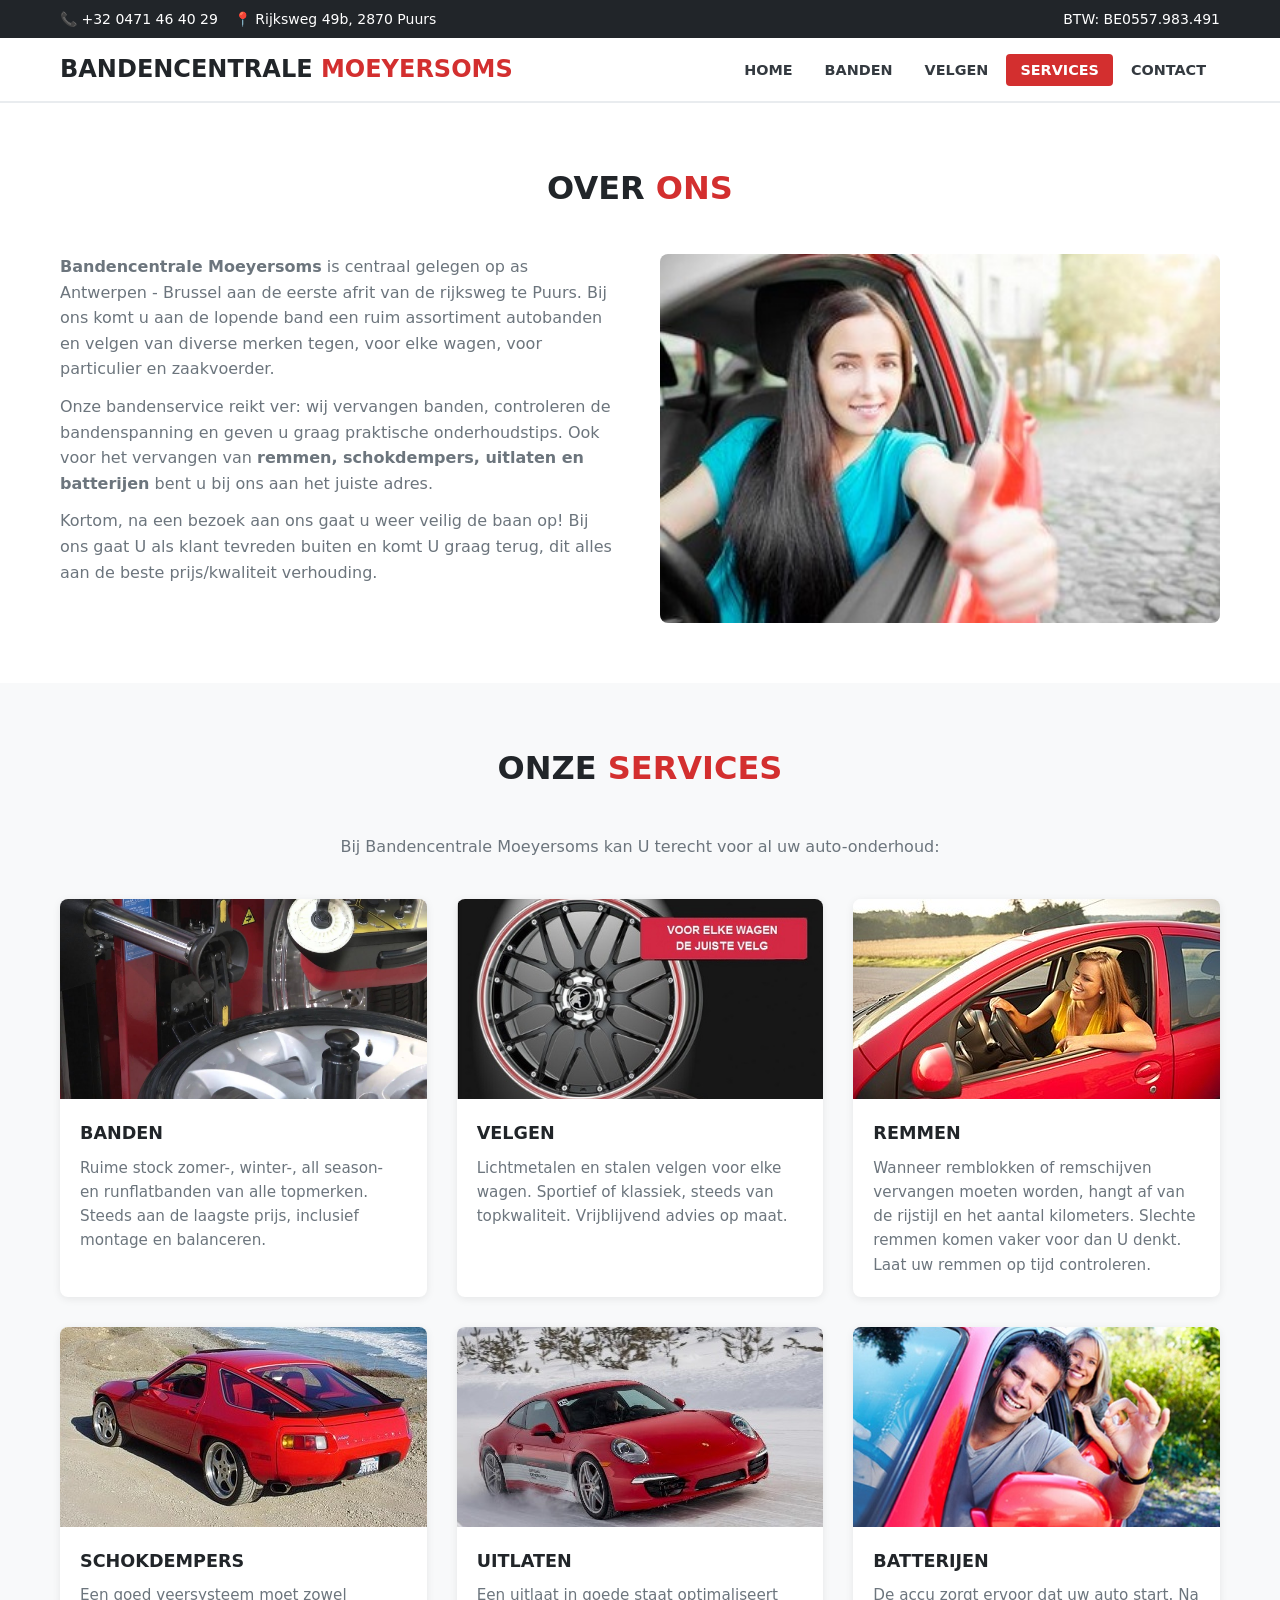
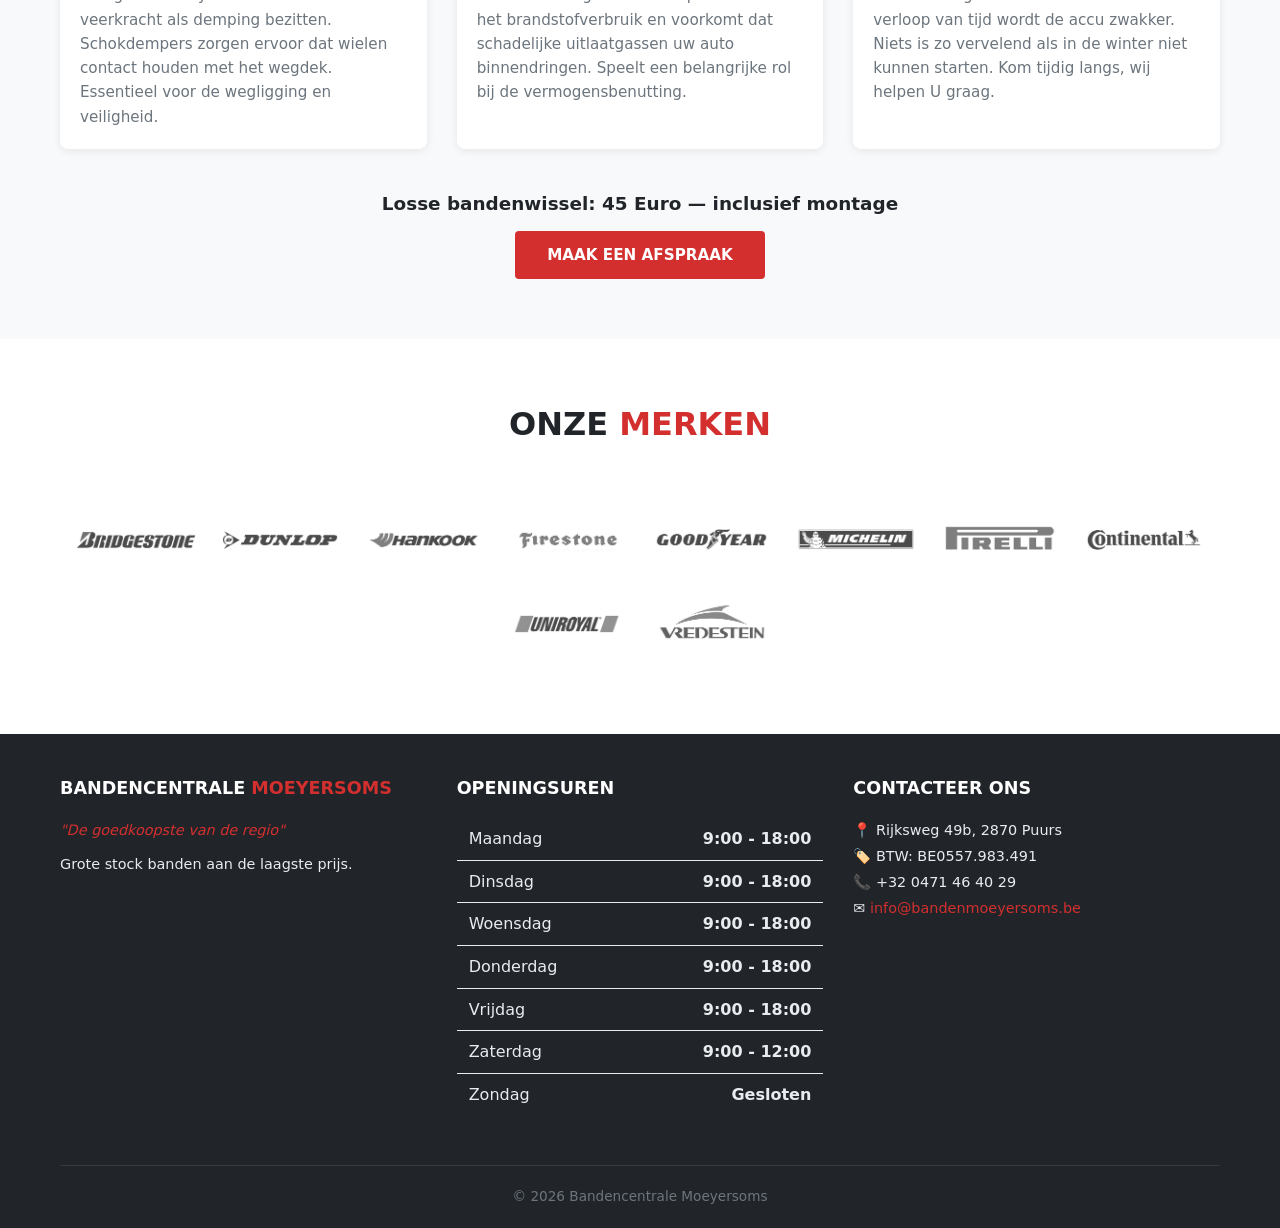
<file: service.html>
<!DOCTYPE html>
<html lang="nl">
<head>
  <meta charset="utf-8">
  <meta name="viewport" content="width=device-width, initial-scale=1">
  <title>Services — Bandencentrale Moeyersoms</title>
  <meta name="description" content="Over ons en onze diensten. Banden, velgen, remmen, schokdempers, uitlaten en batterijen. Jouw autoservice in Puurs.">
  <link rel="icon" href="images/favicon.ico">
  <link rel="stylesheet" href="css/style.css">
  <script data-goatcounter="https://moeyersoms.goatcounter.com/count" async src="//gc.zgo.at/count.js"></script>
</head>
<body>

<div class="toolbar">
  <div class="container">
    <div class="toolbar-info">
      <span><a href="tel:+320471464029">📞 +32 0471 46 40 29</a></span>
      <span><a href="contact.html">📍 Rijksweg 49b, 2870 Puurs</a></span>
    </div>
    <div class="toolbar-info"><span>BTW: BE0557.983.491</span></div>
  </div>
</div>

<nav class="main-nav">
  <div class="container">
    <a href="index.html" class="logo"><span class="primary">BANDENCENTRALE</span> <span class="secondary">MOEYERSOMS</span></a>
    <button class="nav-toggle" aria-label="Menu">☰</button>
    <ul class="nav-links">
      <li><a href="index.html">Home</a></li>
      <li><a href="banden.html">Banden</a></li>
      <li><a href="velgen.html">Velgen</a></li>
      <li><a href="service.html" class="active">Services</a></li>
      <li><a href="contact.html">Contact</a></li>
    </ul>
  </div>
</nav>

<!-- About Us section (merged from overons) -->
<section class="section">
  <div class="container">
    <h1 class="section-title">OVER <span>ONS</span></h1>

    <div class="two-col">
      <div>
        <p><strong>Bandencentrale Moeyersoms</strong> is centraal gelegen op as Antwerpen - Brussel aan de eerste afrit van de rijksweg te Puurs. Bij ons komt u aan de lopende band een ruim assortiment autobanden en velgen van diverse merken tegen, voor elke wagen, voor particulier en zaakvoerder.</p>
        <p>Onze bandenservice reikt ver: wij vervangen banden, controleren de bandenspanning en geven u graag praktische onderhoudstips. Ook voor het vervangen van <strong>remmen, schokdempers, uitlaten en batterijen</strong> bent u bij ons aan het juiste adres.</p>
        <p>Kortom, na een bezoek aan ons gaat u weer veilig de baan op! Bij ons gaat U als klant tevreden buiten en komt U graag terug, dit alles aan de beste prijs/kwaliteit verhouding.</p>
      </div>
      <div>
        <img src="images/klantcentraal.jpg" alt="Klant centraal bij Moeyersoms" style="border-radius:8px; width:100%;">
      </div>
    </div>


  </div>
</section>

<!-- Services -->
<section class="section section-gray">
  <div class="container">
    <h2 class="section-title">ONZE <span>SERVICES</span></h2>

    <p class="text-center mb-40" style="color:var(--gray-600); max-width:650px; margin:0 auto 40px;">
      Bij Bandencentrale Moeyersoms kan U terecht voor al uw auto-onderhoud:
    </p>

    <div class="card-grid">
      <div class="card">
        <img src="images/slide-show1.jpg" alt="Banden" class="card-img" style="object-fit:cover;">
        <div class="card-body">
          <h4>BANDEN</h4>
          <p>Ruime stock zomer-, winter-, all season- en runflatbanden van alle topmerken. Steeds aan de laagste prijs, inclusief montage en balanceren.</p>
        </div>
      </div>
      <div class="card">
        <img src="images/velgrood.jpg" alt="Velgen" class="card-img" style="object-fit:cover;">
        <div class="card-body">
          <h4>VELGEN</h4>
          <p>Lichtmetalen en stalen velgen voor elke wagen. Sportief of klassiek, steeds van topkwaliteit. Vrijblijvend advies op maat.</p>
        </div>
      </div>
      <div class="card">
        <img src="images/car1.jpg" alt="Remmen" class="card-img" style="object-fit:cover;">
        <div class="card-body">
          <h4>REMMEN</h4>
          <p>Wanneer remblokken of remschijven vervangen moeten worden, hangt af van de rijstijl en het aantal kilometers. Slechte remmen komen vaker voor dan U denkt. Laat uw remmen op tijd controleren.</p>
        </div>
      </div>
      <div class="card">
        <img src="images/car2.jpg" alt="Schokdempers" class="card-img" style="object-fit:cover;">
        <div class="card-body">
          <h4>SCHOKDEMPERS</h4>
          <p>Een goed veersysteem moet zowel veerkracht als demping bezitten. Schokdempers zorgen ervoor dat wielen contact houden met het wegdek. Essentieel voor de wegligging en veiligheid.</p>
        </div>
      </div>
      <div class="card">
        <img src="images/car3.jpg" alt="Uitlaten" class="card-img" style="object-fit:cover;">
        <div class="card-body">
          <h4>UITLATEN</h4>
          <p>Een uitlaat in goede staat optimaliseert het brandstofverbruik en voorkomt dat schadelijke uitlaatgassen uw auto binnendringen. Speelt een belangrijke rol bij de vermogensbenutting.</p>
        </div>
      </div>
      <div class="card">
        <img src="images/carservice2.jpg" alt="Batterijen" class="card-img" style="object-fit:cover;">
        <div class="card-body">
          <h4>BATTERIJEN</h4>
          <p>De accu zorgt ervoor dat uw auto start. Na verloop van tijd wordt de accu zwakker. Niets is zo vervelend als in de winter niet kunnen starten. Kom tijdig langs, wij helpen U graag.</p>
        </div>
      </div>
    </div>

    <div class="text-center mt-40">
      <p style="font-weight:700; font-size:1.15rem; margin-bottom:12px;"><strong>Losse bandenwissel: 45 Euro</strong> — inclusief montage</p>
      <a href="contact.html" class="btn btn-primary">Maak een afspraak</a>
    </div>
  </div>
</section>

<!-- Brands -->
<section class="section">
  <div class="container">
    <h2 class="section-title">ONZE <span>MERKEN</span></h2>
    <div class="logo-cloud">
      <img src="images/logos/bridgestone-logo.png" alt="Bridgestone">
      <img src="images/logos/dunlop-logo.png" alt="Dunlop">
      <img src="images/logos/hankook-logo.png" alt="Hankook">
      <img src="images/logos/firestone-logo.png" alt="Firestone">
      <img src="images/logos/goodyear-logo.png" alt="Goodyear">
      <img src="images/logos/michelin-logo.png" alt="Michelin">
      <img src="images/logos/pirelli-logo.png" alt="Pirelli">
      <img src="images/logos/continental-logo.png" alt="Continental">
      <img src="images/logos/uniroyal-logo.png" alt="Uniroyal">
      <img src="images/logos/vredestein-logo.png" alt="Vredestein">
    </div>
  </div>
</section>

<footer>
  <div class="container">
    <div>
      <h4>BANDENCENTRALE <span>MOEYERSOMS</span></h4>
      <p class="tagline">"De goedkoopste van de regio"</p>
      <p>Grote stock banden aan de laagste prijs.</p>
    </div>
    <div>
      <h4>Openingsuren</h4>
      <table class="hours-table">
        <tr><td>Maandag</td><td>9:00 - 18:00</td></tr>
        <tr><td>Dinsdag</td><td>9:00 - 18:00</td></tr>
        <tr><td>Woensdag</td><td>9:00 - 18:00</td></tr>
        <tr><td>Donderdag</td><td>9:00 - 18:00</td></tr>
        <tr><td>Vrijdag</td><td>9:00 - 18:00</td></tr>
        <tr><td>Zaterdag</td><td>9:00 - 12:00</td></tr>
        <tr><td>Zondag</td><td>Gesloten</td></tr>
      </table>
    </div>
    <div>
      <h4>Contacteer ons</h4>
      <ul>
        <li>📍 Rijksweg 49b, 2870 Puurs</li>
        <li>🏷️ BTW: BE0557.983.491</li>
        <li>📞 +32 0471 46 40 29</li>
        <li>✉️ <a href="mailto:info@bandenmoeyersoms.be">info@bandenmoeyersoms.be</a></li>
      </ul>
    </div>
    <div class="footer-bottom">&copy; 2026 Bandencentrale Moeyersoms</div>
  </div>
</footer>

<button class="back-top" aria-label="Terug naar boven">↑</button>
<script src="js/main.js"></script>
</body>
</html>
</file>
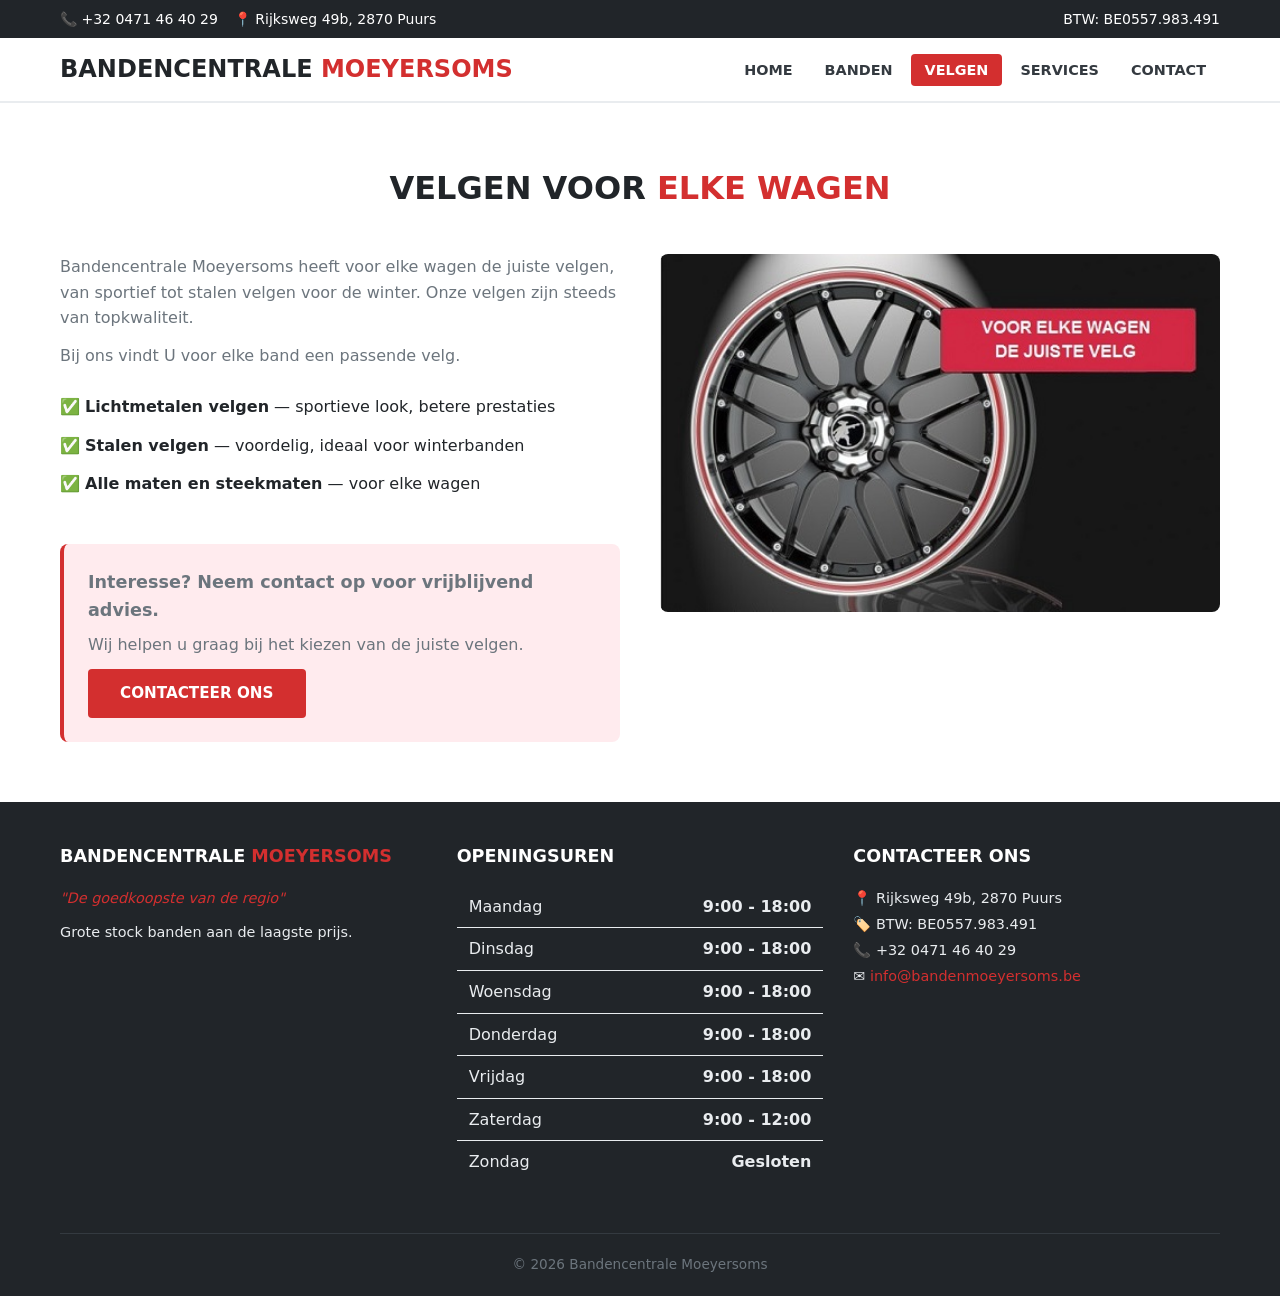
<file: velgen.html>
<!DOCTYPE html>
<html lang="nl">
<head>
  <meta charset="utf-8">
  <meta name="viewport" content="width=device-width, initial-scale=1">
  <title>Velgen — Bandencentrale Moeyersoms</title>
  <meta name="description" content="Lichtmetalen en stalen velgen voor elke wagen. Interesse? Neem contact op voor vrijblijvend advies.">
  <link rel="icon" href="images/favicon.ico">
  <link rel="stylesheet" href="css/style.css">
  <script data-goatcounter="https://moeyersoms.goatcounter.com/count" async src="//gc.zgo.at/count.js"></script>
</head>
<body>

<div class="toolbar">
  <div class="container">
    <div class="toolbar-info">
      <span><a href="tel:+320471464029">📞 +32 0471 46 40 29</a></span>
      <span><a href="contact.html">📍 Rijksweg 49b, 2870 Puurs</a></span>
    </div>
    <div class="toolbar-info"><span>BTW: BE0557.983.491</span></div>
  </div>
</div>

<nav class="main-nav">
  <div class="container">
    <a href="index.html" class="logo"><span class="primary">BANDENCENTRALE</span> <span class="secondary">MOEYERSOMS</span></a>
    <button class="nav-toggle" aria-label="Menu">☰</button>
    <ul class="nav-links">
      <li><a href="index.html">Home</a></li>
      <li><a href="banden.html">Banden</a></li>
      <li><a href="velgen.html" class="active">Velgen</a></li>
      <li><a href="service.html">Services</a></li>
      <li><a href="contact.html">Contact</a></li>
    </ul>
  </div>
</nav>

<section class="section">
  <div class="container">
    <h1 class="section-title">VELGEN VOOR <span>ELKE WAGEN</span></h1>

    <div class="two-col">
      <div>
        <p>Bandencentrale Moeyersoms heeft voor elke wagen de juiste velgen, van sportief tot stalen velgen voor de winter. Onze velgen zijn steeds van topkwaliteit.</p>
        <p>Bij ons vindt U voor elke band een passende velg. </p>
        <ul style="list-style:none; line-height:2.4; margin-top:20px;">
          <li>✅ <strong>Lichtmetalen velgen</strong> — sportieve look, betere prestaties</li>
          <li>✅ <strong>Stalen velgen</strong> — voordelig, ideaal voor winterbanden</li>
          <li>✅ <strong>Alle maten en steekmaten</strong> — voor elke wagen</li>
        </ul>
        <div class="mt-40" style="background:var(--red-light); padding:24px; border-radius:8px; border-left:4px solid var(--red);">
          <p style="font-weight:700; font-size:1.1rem; margin-bottom:8px;">Interesse? Neem contact op voor vrijblijvend advies.</p>
          <p style="margin-bottom:12px;">Wij helpen u graag bij het kiezen van de juiste velgen.</p>
          <a href="contact.html" class="btn btn-primary">Contacteer ons</a>
        </div>
      </div>
      <div>
        <img src="images/velgrood.jpg" alt="Velgen assortiment" style="border-radius:8px; width:100%;">
      </div>
    </div>
  </div>
</section>

<footer>
  <div class="container">
    <div>
      <h4>BANDENCENTRALE <span>MOEYERSOMS</span></h4>
      <p class="tagline">"De goedkoopste van de regio"</p>
      <p>Grote stock banden aan de laagste prijs.</p>
    </div>
    <div>
      <h4>Openingsuren</h4>
      <table class="hours-table">
        <tr><td>Maandag</td><td>9:00 - 18:00</td></tr>
        <tr><td>Dinsdag</td><td>9:00 - 18:00</td></tr>
        <tr><td>Woensdag</td><td>9:00 - 18:00</td></tr>
        <tr><td>Donderdag</td><td>9:00 - 18:00</td></tr>
        <tr><td>Vrijdag</td><td>9:00 - 18:00</td></tr>
        <tr><td>Zaterdag</td><td>9:00 - 12:00</td></tr>
        <tr><td>Zondag</td><td>Gesloten</td></tr>
      </table>
    </div>
    <div>
      <h4>Contacteer ons</h4>
      <ul>
        <li>📍 Rijksweg 49b, 2870 Puurs</li>
        <li>🏷️ BTW: BE0557.983.491</li>
        <li>📞 +32 0471 46 40 29</li>
        <li>✉️ <a href="mailto:info@bandenmoeyersoms.be">info@bandenmoeyersoms.be</a></li>
      </ul>
    </div>
    <div class="footer-bottom">&copy; 2026 Bandencentrale Moeyersoms</div>
  </div>
</footer>

<button class="back-top" aria-label="Terug naar boven">↑</button>
<script src="js/main.js"></script>
</body>
</html>
</file>
<file: css/style.css>
/* ============================================================
   Bandencentrale Moeyersoms — Modern Stylesheet
   ============================================================ */

/* --- Reset & Base --- */
*, *::before, *::after { box-sizing: border-box; margin: 0; padding: 0; }

:root {
  --red: #d32f2f;
  --red-dark: #b71c1c;
  --red-light: #ffebee;
  --gray-100: #f8f9fa;
  --gray-200: #e9ecef;
  --gray-300: #dee2e6;
  --gray-600: #6c757d;
  --gray-800: #343a40;
  --gray-900: #212529;
  --white: #ffffff;
  --font-sans: 'Segoe UI', system-ui, -apple-system, sans-serif;
}

html { scroll-behavior: smooth; }
body {
  font-family: var(--font-sans);
  color: var(--gray-900);
  line-height: 1.6;
  background: var(--white);
}

img { max-width: 100%; height: auto; display: block; }
a { color: var(--red); text-decoration: none; }
a:hover { color: var(--red-dark); }

.container { max-width: 1200px; margin: 0 auto; padding: 0 20px; }

/* --- Header / Toolbar --- */
.toolbar {
  background: var(--gray-900);
  color: var(--white);
  font-size: 0.875rem;
  padding: 8px 0;
}
.toolbar .container {
  display: flex;
  justify-content: space-between;
  align-items: center;
  flex-wrap: wrap;
  gap: 8px;
}
.toolbar a { color: var(--white); }
.toolbar a:hover { color: var(--red); }
.toolbar-info { display: flex; gap: 16px; align-items: center; flex-wrap: wrap; }
.toolbar-info i { margin-right: 6px; color: var(--red); }

/* --- Navigation --- */
.main-nav {
  background: var(--white);
  border-bottom: 2px solid var(--gray-200);
  position: sticky;
  top: 0;
  z-index: 100;
}
.main-nav .container {
  display: flex;
  justify-content: space-between;
  align-items: center;
  padding-top: 12px;
  padding-bottom: 12px;
}
.logo { font-size: 1.5rem; font-weight: 800; text-transform: uppercase; }
.logo .primary { color: var(--gray-900); }
.logo .secondary { color: var(--red); }

.nav-links { display: flex; gap: 4px; list-style: none; }
.nav-links a {
  padding: 8px 14px;
  color: var(--gray-800);
  font-weight: 600;
  font-size: 0.9rem;
  text-transform: uppercase;
  border-radius: 4px;
  transition: background 0.2s, color 0.2s;
}
.nav-links a:hover,
.nav-links a.active { background: var(--red); color: var(--white); }

.nav-toggle { display: none; background: none; border: none; font-size: 1.5rem; cursor: pointer; color: var(--gray-800); }

/* --- Hero Section --- */
.hero {
  background: var(--gray-900);
  color: var(--white);
  padding: 80px 0;
  text-align: center;
  position: relative;
  overflow: hidden;
}
.hero::after {
  content: '';
  position: absolute;
  inset: 0;
  background: linear-gradient(135deg, rgba(0,0,0,0.7) 0%, rgba(0,0,0,0.3) 100%);
  z-index: 1;
}
.hero .container { position: relative; z-index: 2; }
.hero h1 { font-size: 2.8rem; font-weight: 800; margin-bottom: 16px; }
.hero h1 span { color: var(--red); }
.hero p { font-size: 1.2rem; max-width: 600px; margin: 0 auto 24px; color: var(--gray-200); }
.hero-subtitle { font-size: 1.5rem; font-weight: 300; margin-bottom: 8px; color: var(--red); }

.btn {
  display: inline-block;
  padding: 12px 32px;
  font-weight: 700;
  text-transform: uppercase;
  border-radius: 4px;
  border: none;
  cursor: pointer;
  transition: background 0.2s, transform 0.1s;
  font-size: 0.95rem;
}
.btn-primary { background: var(--red); color: var(--white); }
.btn-primary:hover { background: var(--red-dark); color: var(--white); transform: translateY(-1px); }
.btn-outline { background: transparent; color: var(--white); border: 2px solid var(--white); }
.btn-outline:hover { background: var(--white); color: var(--gray-900); }

/* --- Sections --- */
.section { padding: 60px 0; }
.section-gray { background: var(--gray-100); }
.section-title {
  font-size: 2rem;
  font-weight: 800;
  text-align: center;
  margin-bottom: 40px;
  text-transform: uppercase;
}
.section-title span { color: var(--red); }

/* --- Cards Grid (3-column) --- */
.card-grid {
  display: grid;
  grid-template-columns: repeat(3, 1fr);
  gap: 30px;
}
.card-grid-2 { grid-template-columns: repeat(2, 1fr); }
.card-grid-4 { grid-template-columns: repeat(4, 1fr); }

.card {
  background: var(--white);
  border-radius: 8px;
  overflow: hidden;
  box-shadow: 0 2px 8px rgba(0,0,0,0.08);
  transition: transform 0.2s, box-shadow 0.2s;
}
.card:hover { transform: translateY(-4px); box-shadow: 0 8px 24px rgba(0,0,0,0.12); }
.card-img { width: 100%; height: 200px; object-fit: cover; background: var(--gray-200); }
.card-body { padding: 20px; }
.card h4 { font-size: 1.1rem; margin-bottom: 8px; }
.card h4 a { color: var(--gray-900); }
.card h4 a:hover { color: var(--red); }
.card p { color: var(--gray-600); font-size: 0.95rem; }

/* --- Features / Icons Row --- */
.features-grid {
  display: grid;
  grid-template-columns: repeat(4, 1fr);
  gap: 30px;
  text-align: center;
}
.feature-icon {
  font-size: 1.8rem;
  color: var(--gray-800);
  margin-bottom: 12px;
}
.feature h3 { font-size: 1.1rem; margin-bottom: 8px; }
.feature p { color: var(--gray-600); font-size: 0.9rem; }

/* --- Logo Cloud --- */
.logo-cloud {
  display: flex;
  flex-wrap: wrap;
  justify-content: center;
  align-items: center;
  gap: 24px;
  padding: 20px 0;
}
.logo-cloud img {
  height: 60px;
  width: auto;
  filter: grayscale(100%);
  opacity: 0.7;
  transition: filter 0.3s, opacity 0.3s;
}
.logo-cloud img:hover { filter: grayscale(0); opacity: 1; }

/* --- Two Column Layout --- */
.two-col {
  display: grid;
  grid-template-columns: 1fr 1fr;
  gap: 40px;
  align-items: start;
}
.two-col h3 { font-size: 1.5rem; margin-bottom: 16px; }
.two-col p { margin-bottom: 12px; color: var(--gray-600); }

/* --- Skills Bars --- */
.skill-bar { margin-bottom: 12px; }
.skill-bar-label {
  display: flex;
  justify-content: space-between;
  font-size: 0.85rem;
  font-weight: 600;
  margin-bottom: 4px;
  text-transform: uppercase;
}
.skill-bar-track {
  height: 24px;
  background: var(--gray-200);
  border-radius: 4px;
  overflow: hidden;
}
.skill-bar-fill {
  height: 100%;
  background: var(--red);
  border-radius: 4px;
  display: flex;
  align-items: center;
  padding-left: 8px;
  color: var(--white);
  font-size: 0.8rem;
  font-weight: 700;
}

/* --- Opening Hours Table --- */
.hours-table { width: 100%; border-collapse: collapse; }
.hours-table td { padding: 8px 12px; border-bottom: 1px solid var(--gray-200); }
.hours-table tr:last-child td { border-bottom: none; }
.hours-table td:last-child { text-align: right; font-weight: 600; }

/* --- Contact Form --- */
.contact-form { max-width: 600px; }
.form-group { margin-bottom: 16px; }
.form-group label {
  display: block;
  font-weight: 600;
  margin-bottom: 4px;
  font-size: 0.9rem;
}
.form-group input,
.form-group textarea,
.form-group select {
  width: 100%;
  padding: 10px 14px;
  border: 1px solid var(--gray-300);
  border-radius: 4px;
  font-family: var(--font-sans);
  font-size: 0.95rem;
  transition: border-color 0.2s;
}
.form-group input:focus,
.form-group textarea:focus {
  outline: none;
  border-color: var(--red);
  box-shadow: 0 0 0 3px var(--red-light);
}
.form-group textarea { resize: vertical; min-height: 120px; }
.form-row { display: grid; grid-template-columns: 1fr 1fr; gap: 16px; }

/* --- Price List (Band Products) --- */
.price-grid {
  display: grid;
  grid-template-columns: repeat(4, 1fr);
  gap: 20px;
}
.price-card {
  background: var(--white);
  border: 1px solid var(--gray-200);
  border-radius: 8px;
  padding: 20px;
  text-align: center;
  transition: box-shadow 0.2s;
}
.price-card:hover { box-shadow: 0 4px 16px rgba(0,0,0,0.1); }
.price-card img {
  width: 100%;
  height: 140px;
  object-fit: contain;
  margin-bottom: 12px;
  background: var(--gray-100);
  border-radius: 4px;
}
.price-card h3 { font-size: 0.95rem; margin-bottom: 4px; }
.price-card .price { font-size: 1.3rem; font-weight: 800; color: var(--red); margin-bottom: 4px; }
.price-card .size { font-size: 0.85rem; color: var(--gray-600); }

/* --- Filter Buttons --- */
.filter-bar {
  display: flex;
  gap: 8px;
  flex-wrap: wrap;
  margin-bottom: 24px;
  justify-content: center;
}
.filter-btn {
  padding: 8px 20px;
  border: 2px solid var(--gray-300);
  background: var(--white);
  border-radius: 4px;
  cursor: pointer;
  font-weight: 600;
  font-size: 0.85rem;
  transition: all 0.2s;
  text-transform: uppercase;
}
.filter-btn.active,
.filter-btn:hover { background: var(--red); color: var(--white); border-color: var(--red); }

/* --- Welcome / Message Bar --- */
/* --- Google Map --- */
.map-container { margin: 20px 0; }
.map-container iframe { width: 100%; height: 350px; border: 0; border-radius: 8px; }

/* --- Footer --- */
footer {
  background: var(--gray-900);
  color: var(--gray-200);
  padding: 40px 0 20px;
}
footer .container {
  display: grid;
  grid-template-columns: repeat(3, 1fr);
  gap: 30px;
}
footer h4 { color: var(--white); margin-bottom: 16px; font-size: 1.1rem; text-transform: uppercase; }
footer h4 span { color: var(--red); }
footer p, footer li { font-size: 0.9rem; line-height: 1.8; }
footer ul { list-style: none; }
footer ul i { color: var(--red); margin-right: 8px; width: 16px; }
footer .tagline { font-style: italic; color: var(--red); margin-bottom: 8px; }
.footer-bottom {
  text-align: center;
  border-top: 1px solid var(--gray-800);
  padding-top: 20px;
  margin-top: 20px;
  grid-column: 1 / -1;
  font-size: 0.85rem;
  color: var(--gray-600);
}

/* --- Back to Top --- */
.back-top {
  position: fixed;
  bottom: 24px;
  right: 24px;
  background: var(--red);
  color: var(--white);
  width: 44px;
  height: 44px;
  border-radius: 50%;
  display: flex;
  align-items: center;
  justify-content: center;
  cursor: pointer;
  opacity: 0;
  transition: opacity 0.3s;
  border: none;
  font-size: 1.2rem;
  z-index: 50;
}
.back-top.visible { opacity: 0.9; }
.back-top:hover { opacity: 1; }

/* --- Utility --- */
.text-center { text-align: center; }
.mt-20 { margin-top: 20px; }
.mb-20 { margin-bottom: 20px; }
.mt-40 { margin-top: 40px; }
.mb-40 { margin-bottom: 40px; }

/* ============================================================
   Responsive
   ============================================================ */

/* Tablet */
@media (max-width: 992px) {
  .card-grid { grid-template-columns: repeat(2, 1fr); }
  .card-grid-4 { grid-template-columns: repeat(2, 1fr); }
  .features-grid { grid-template-columns: repeat(2, 1fr); }
  .price-grid { grid-template-columns: repeat(2, 1fr); }
  .two-col { grid-template-columns: 1fr; }
  footer .container { grid-template-columns: repeat(2, 1fr); }
  .hero h1 { font-size: 2rem; }
}

/* Mobile */
@media (max-width: 768px) {
  .nav-links {
    display: none;
    flex-direction: column;
    width: 100%;
    position: absolute;
    top: 100%;
    left: 0;
    background: var(--white);
    border-bottom: 2px solid var(--gray-200);
    padding: 12px;
    box-shadow: 0 4px 12px rgba(0,0,0,0.1);
  }
  .nav-links.open { display: flex; }
  .nav-toggle { display: block; }
  .main-nav .container { position: relative; flex-wrap: wrap; }

  .card-grid { grid-template-columns: 1fr; }
  .card-grid-2 { grid-template-columns: 1fr; }
  .card-grid-4 { grid-template-columns: 1fr; }
  .features-grid { grid-template-columns: 1fr; }
  .price-grid { grid-template-columns: 1fr; }
  footer .container { grid-template-columns: 1fr; }
  .form-row { grid-template-columns: 1fr; }
  .hero h1 { font-size: 1.6rem; }
  .hero { padding: 40px 0; }
  .section { padding: 40px 0; }
  .toolbar .container { justify-content: center; }
  .toolbar-info { justify-content: center; }
  .logo-cloud img { height: 40px; }
}
</file>
